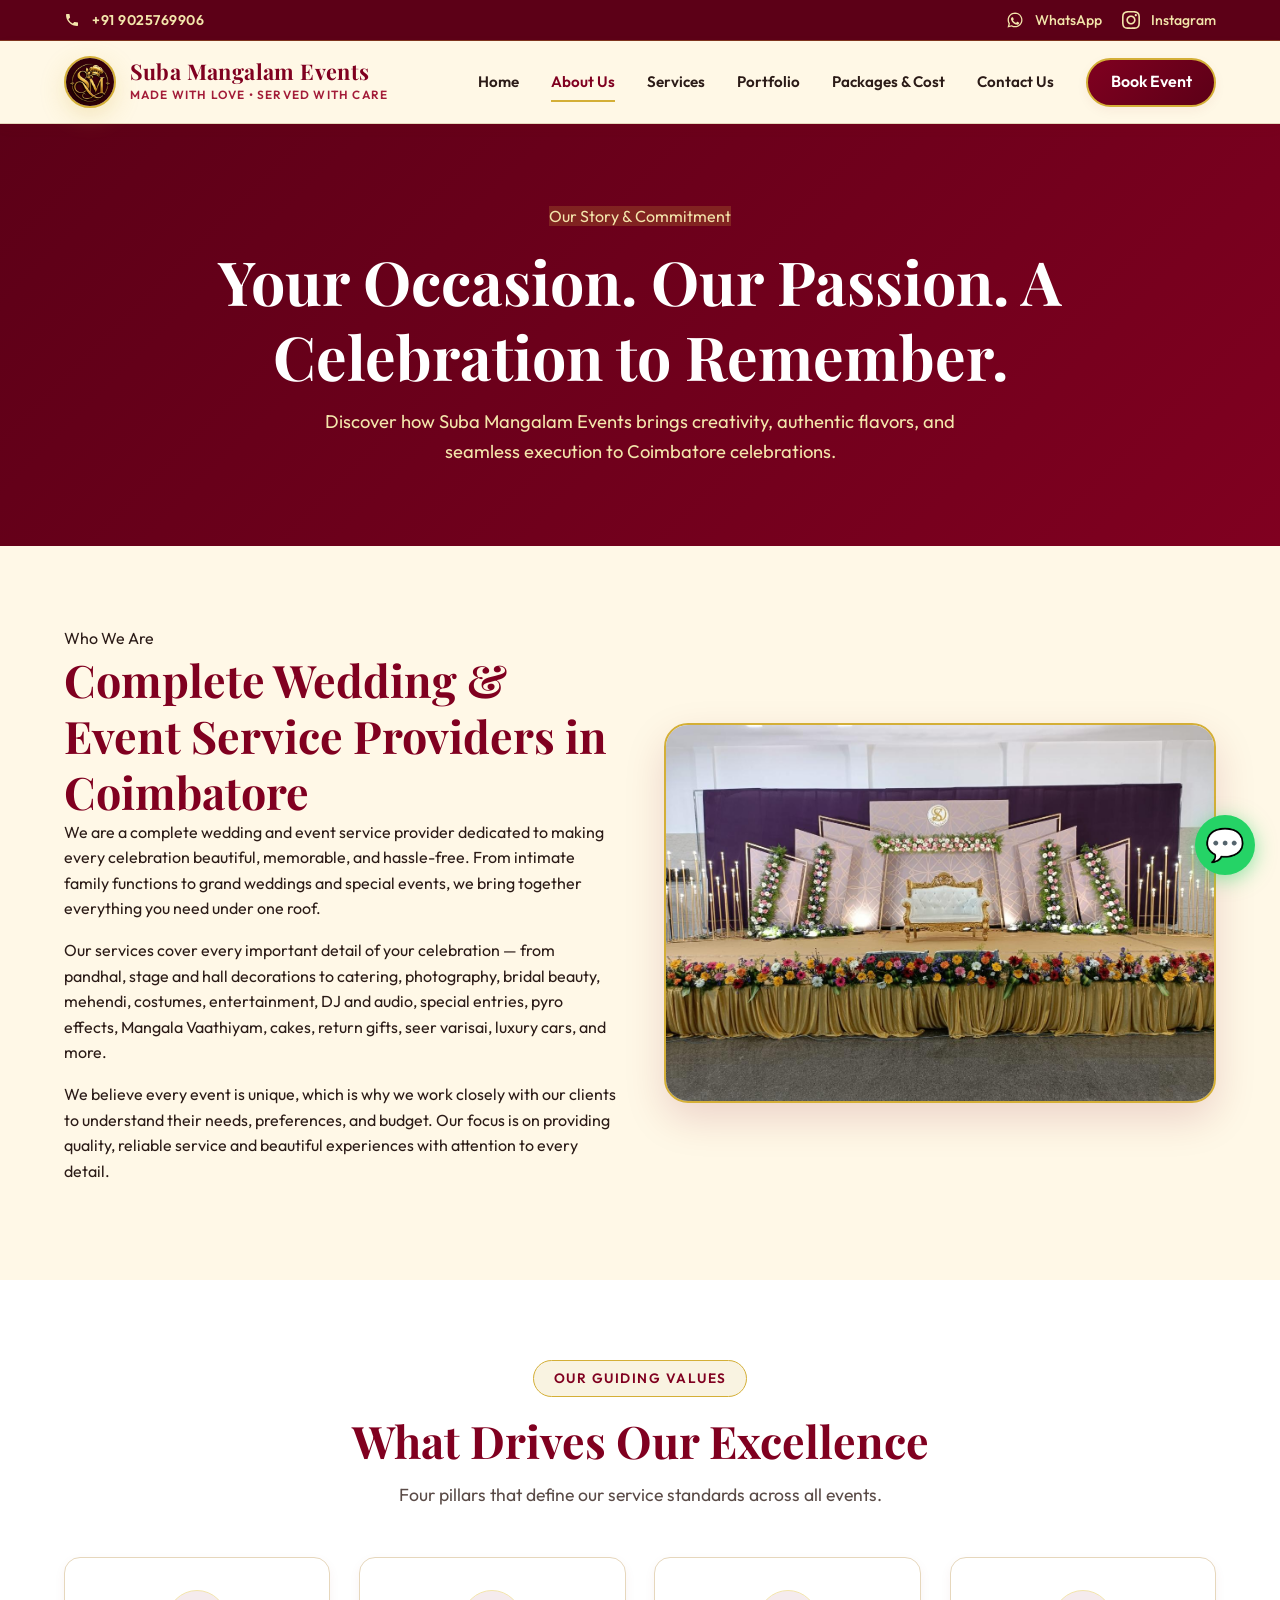
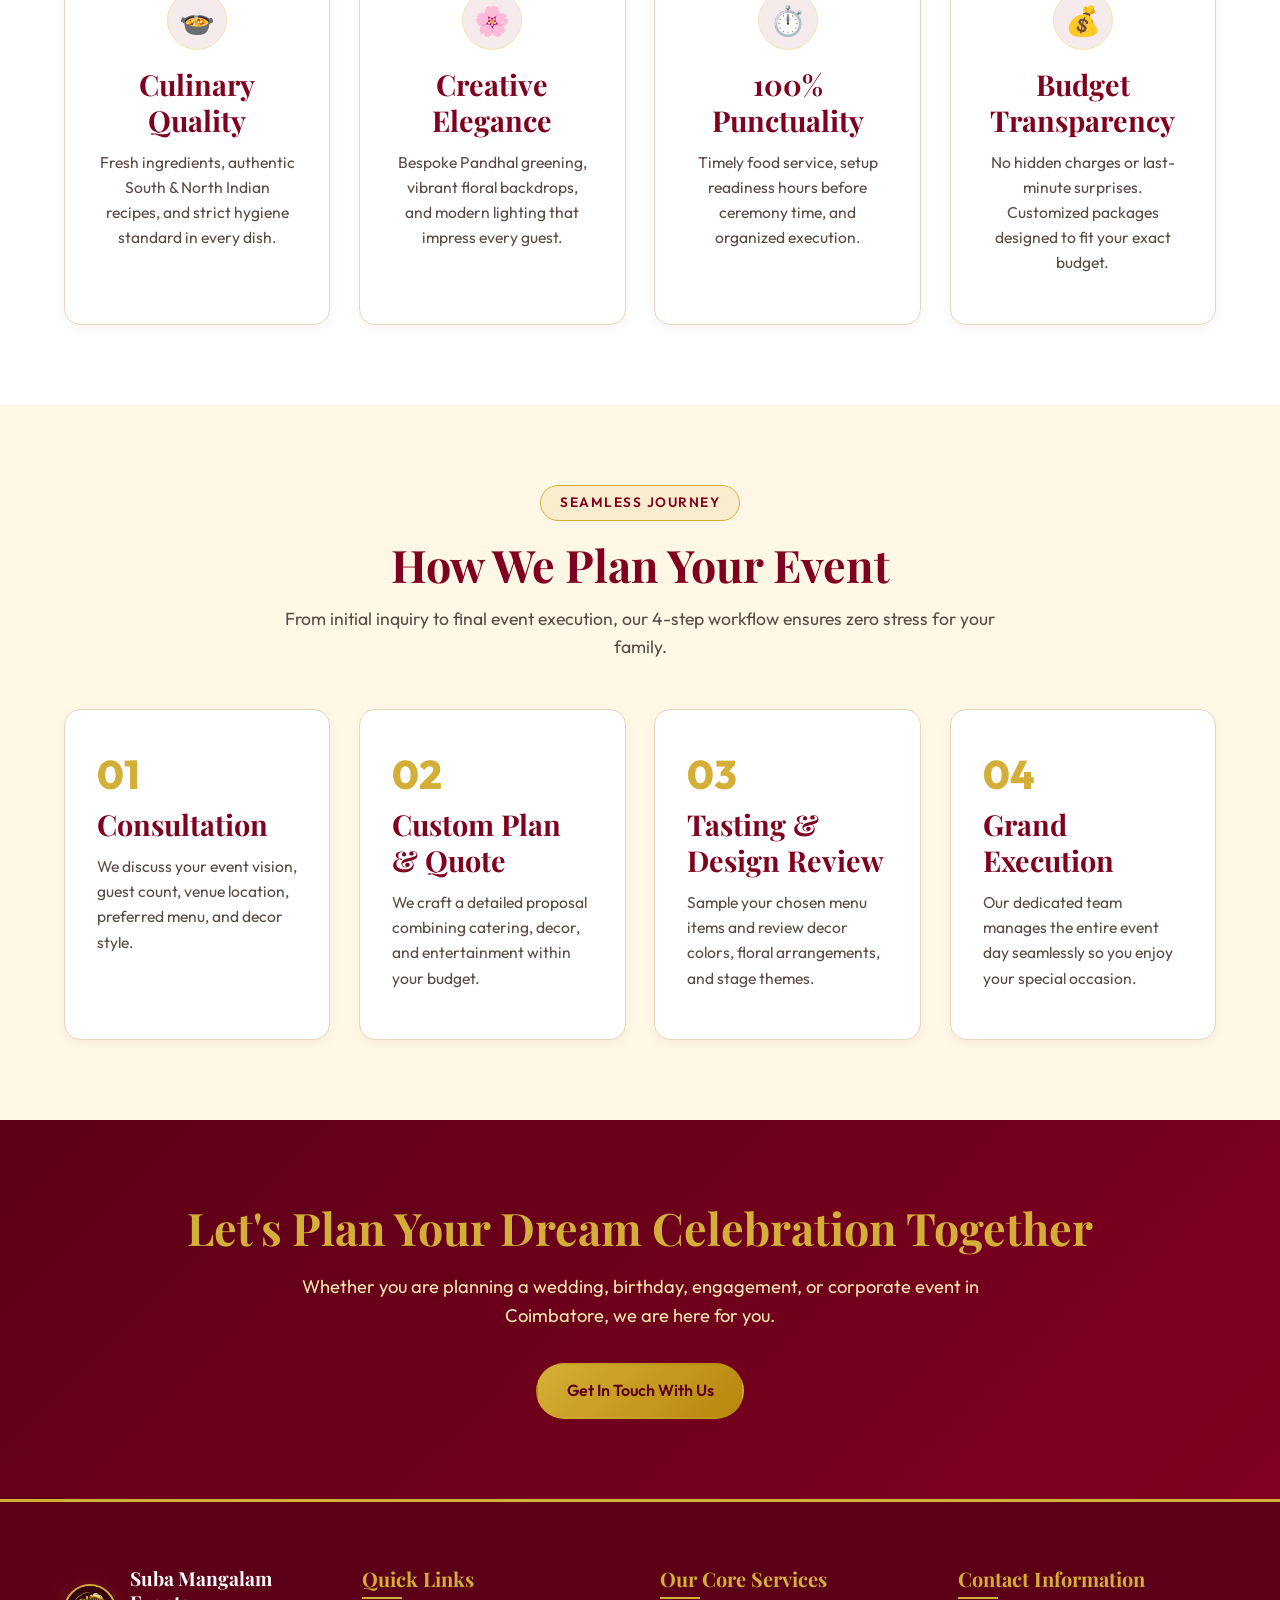
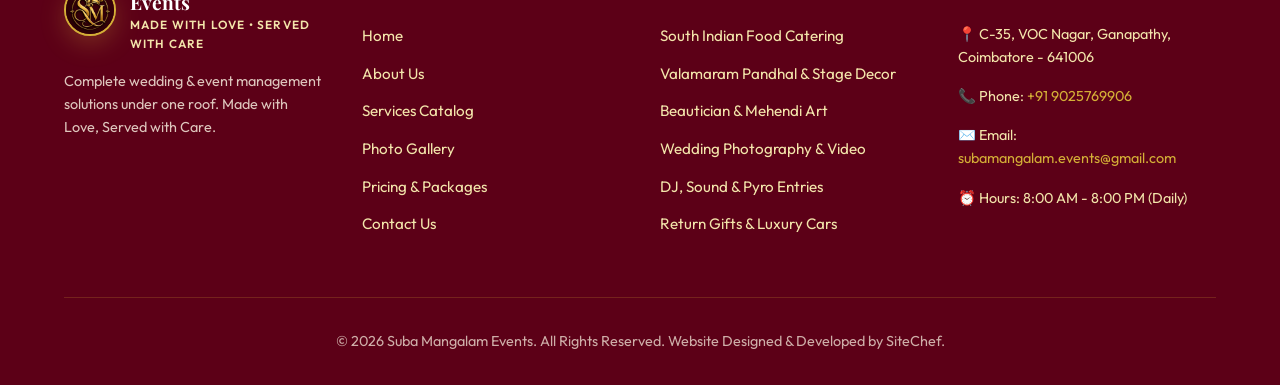
<file: about.html>
<!DOCTYPE html>
<html lang="en">
<head>
  <meta charset="UTF-8">
  <meta name="viewport" content="width=device-width, initial-scale=1.0">
  <title>About Us | Suba Mangalam Events Coimbatore</title>
  <meta name="description" content="Discover Suba Mangalam Events – Coimbatore's premier one-stop wedding & event management company dedicated to making every celebration stress-free and memorable.">
  <link rel="stylesheet" href="css/styles.css">
  <link rel="icon" type="image/png" sizes="32x32" href="images/logo-sm.png?v=2">
  <link rel="icon" type="image/png" sizes="16x16" href="images/logo-sm.png?v=2">
  <link rel="shortcut icon" href="favicon.ico?v=2">
  <link rel="apple-touch-icon" href="images/logo-sm.png?v=2">
</head>
<body>

  <!-- Top Notification Bar -->
  <div class="top-bar">
    <div class="container">
      <div class="top-bar-info">
        <a href="tel:+919025769906" class="top-phone" aria-label="Call Us">
          <svg width="16" height="16" viewBox="0 0 24 24" fill="currentColor" style="vertical-align:middle; margin-right:4px;"><path d="M6.62 10.79a15.053 15.053 0 006.59 6.59l2.2-2.2a1 1 0 011.02-.24c1.12.37 2.33.57 3.57.57a1 1 0 011 1V20a1 1 0 01-1 1A17 17 0 013 4a1 1 0 011-1h3.5a1 1 0 011 1c0 1.25.2 2.45.57 3.57a1 1 0 01-.24 1.02l-2.21 2.2z"/></svg>
          +91 9025769906
        </a>
      </div>
      <div class="top-bar-social">
        <a href="https://wa.me/919025769906" target="_blank" rel="noopener" aria-label="WhatsApp">
          <svg width="18" height="18" viewBox="0 0 24 24" fill="currentColor" style="vertical-align:middle; margin-right:4px;"><path d="M12.04 2c-5.46 0-9.91 4.45-9.91 9.91 0 1.75.46 3.45 1.32 4.95L2.05 22l5.25-1.38c1.45.79 3.08 1.21 4.74 1.21 5.46 0 9.91-4.45 9.91-9.91 0-2.65-1.03-5.14-2.9-7.01A9.816 9.816 0 0012.04 2m.01 1.67c4.54 0 8.24 3.7 8.24 8.24 0 2.2-.86 4.28-2.42 5.83a8.188 8.188 0 01-5.82 2.41c-1.46 0-2.89-.39-4.14-1.13l-.3-.18-3.12.82.83-3.04-.2-.31a8.214 8.214 0 01-1.25-4.4c0-4.54 3.7-8.24 8.24-8.24m4.8 11.66c-.26-.13-1.56-.77-1.8-.86-.24-.09-.42-.13-.6.13-.18.27-.69.86-.85 1.04-.16.18-.31.2-.57.07-.27-.13-1.12-.41-2.14-1.32-.79-.7-1.33-1.57-1.48-1.84-.16-.27-.02-.41.11-.54.12-.12.27-.31.4-.46.13-.16.18-.27.27-.44.09-.18.04-.33-.02-.46-.07-.13-.6-1.45-.82-1.99-.22-.52-.44-.45-.6-.46-.16-.01-.33-.01-.51-.01-.18 0-.47.07-.72.33-.24.27-.94.92-.94 2.24s.96 2.6 1.1 2.78c.13.18 1.89 2.89 4.58 4.05.64.28 1.14.44 1.53.57.64.2 1.23.17 1.7.1.52-.08 1.56-.64 1.78-1.25.22-.61.22-1.14.16-1.25-.07-.11-.25-.18-.51-.31z"/></svg>
          WhatsApp
        </a>
        <a href="https://www.instagram.com/suba.mangalam_events?utm_source=qr" target="_blank" rel="noopener" aria-label="Instagram">
          <svg width="18" height="18" viewBox="0 0 24 24" fill="currentColor" style="vertical-align:middle; margin-right:4px;"><path d="M12 2.163c3.204 0 3.584.012 4.85.07 3.252.148 4.771 1.691 4.919 4.919.058 1.265.069 1.645.069 4.849 0 3.205-.012 3.584-.069 4.849-.149 3.225-1.664 4.771-4.919 4.919-1.266.058-1.644.07-4.85.07-3.204 0-3.584-.012-4.849-.07-3.26-.149-4.771-1.699-4.919-4.92-.058-1.265-.07-1.644-.07-4.849 0-3.204.013-3.583.07-4.849.149-3.227 1.664-4.771 4.919-4.919 1.266-.057 1.645-.069 4.849-.069zm0-2.163c-3.259 0-3.667.014-4.947.072-4.358.2-6.78 2.618-6.98 6.98-.059 1.281-.073 1.689-.073 4.948 0 3.259.014 3.668.072 4.948.2 4.358 2.618 6.78 6.98 6.98 1.281.058 1.689.072 4.948.072 3.259 0 3.668-.014 4.948-.072 4.354-.2 6.782-2.618 6.979-6.98.059-1.28.073-1.689.073-4.948 0-3.259-.014-3.667-.072-4.947-.196-4.354-2.617-6.78-6.979-6.98-1.281-.059-1.69-.073-4.949-.073zm0 5.838c-3.403 0-6.162 2.759-6.162 6.162s2.759 6.163 6.162 6.163 6.162-2.759 6.162-6.163c0-3.403-2.759-6.162-6.162-6.162zm0 10.162c-2.209 0-4-1.79-4-4 0-2.209 1.791-4 4-4s4 1.791 4 4c0 2.21-1.791 4-4 4zm6.406-11.845c-.796 0-1.441.645-1.441 1.44s.645 1.44 1.441 1.44c.795 0 1.439-.645 1.439-1.44s-.644-1.44-1.439-1.44z"/></svg>
          Instagram
        </a>
      </div>
    </div>
  </div>

  <!-- Header -->
  <header class="site-header">
    <div class="container">
      <a href="index.html" class="brand-logo">
        <img src="images/logo-sm.png" alt="Suba Mangalam Events Logo" class="site-logo">
        <div class="brand-text">
          <h1>Suba Mangalam Events</h1>
          <span class="logo-sub">Made with Love • Served with Care</span>
        </div>
      </a>
      <button class="mobile-toggle" aria-label="Toggle navigation" aria-expanded="false">☰</button>
      <nav class="nav-menu">
        <a href="index.html" class="nav-link">Home</a>
        <a href="about.html" class="nav-link active">About Us</a>
        <a href="services.html" class="nav-link">Services</a>
        <a href="gallery.html" class="nav-link">Portfolio</a>
        <a href="pricing.html" class="nav-link">Packages & Cost</a>
        <a href="contact.html" class="nav-link">Contact Us</a>
        <a href="contact.html" class="btn btn-primary" style="padding:0.6rem 1.4rem;">Book Event</a>
      </nav>
    </div>
  </header>

  <!-- Page Header Banner -->
  <section class="section-padding" style="background: linear-gradient(135deg, var(--color-primary-dark) 0%, var(--color-primary) 100%); color:#FFFFFF; text-align:center;">
    <div class="container">
      <span class="badge" style="background:rgba(212,175,55,0.2); color:var(--color-secondary-light);">Our Story & Commitment</span>
      <h1 style="color:#FFFFFF; margin:0.8rem 0;">Your Occasion. Our Passion. A Celebration to Remember.</h1>
      <p style="max-width:700px; margin:0 auto; color:var(--color-secondary-light); font-size:1.15rem;">Discover how Suba Mangalam Events brings creativity, authentic flavors, and seamless execution to Coimbatore celebrations.</p>
    </div>
  </section>

  <!-- Brand Story -->
  <section class="section-padding">
    <div class="container">
      <div style="display:grid; grid-template-columns: repeat(auto-fit, minmax(320px, 1fr)); gap:3rem; align-items:center;">
        <div>
          <span class="badge">Who We Are</span>
          <h2>Complete Wedding & Event Service Providers in Coimbatore</h2>
          <p>We are a complete wedding and event service provider dedicated to making every celebration beautiful, memorable, and hassle-free. From intimate family functions to grand weddings and special events, we bring together everything you need under one roof.</p>
          <p>Our services cover every important detail of your celebration — from pandhal, stage and hall decorations to catering, photography, bridal beauty, mehendi, costumes, entertainment, DJ and audio, special entries, pyro effects, Mangala Vaathiyam, cakes, return gifts, seer varisai, luxury cars, and more.</p>
          <p>We believe every event is unique, which is why we work closely with our clients to understand their needs, preferences, and budget. Our focus is on providing quality, reliable service and beautiful experiences with attention to every detail.</p>
        </div>
        <div>
          <img src="images/stage-decor-grand.jpg" alt="Suba Mangalam Event Decor Setup" style="border-radius:var(--radius-lg); border:2px solid var(--color-secondary); box-shadow:var(--shadow-lg); width:100%; height:380px; object-fit:cover;">
        </div>
      </div>
    </div>
  </section>

  <!-- Core Values / Pillars -->
  <section class="section-padding" style="background-color: var(--color-bg-light);">
    <div class="container">
      <div class="section-title">
        <span class="badge">Our Guiding Values</span>
        <h2>What Drives Our Excellence</h2>
        <p>Four pillars that define our service standards across all events.</p>
      </div>

      <div class="grid-4">
        <div class="card text-center">
          <div class="card-icon" style="margin: 0 auto 1rem auto;">🍲</div>
          <h3>Culinary Quality</h3>
          <p>Fresh ingredients, authentic South & North Indian recipes, and strict hygiene standard in every dish.</p>
        </div>
        <div class="card text-center">
          <div class="card-icon" style="margin: 0 auto 1rem auto;">🌸</div>
          <h3>Creative Elegance</h3>
          <p>Bespoke Pandhal greening, vibrant floral backdrops, and modern lighting that impress every guest.</p>
        </div>
        <div class="card text-center">
          <div class="card-icon" style="margin: 0 auto 1rem auto;">⏱️</div>
          <h3>100% Punctuality</h3>
          <p>Timely food service, setup readiness hours before ceremony time, and organized execution.</p>
        </div>
        <div class="card text-center">
          <div class="card-icon" style="margin: 0 auto 1rem auto;">💰</div>
          <h3>Budget Transparency</h3>
          <p>No hidden charges or last-minute surprises. Customized packages designed to fit your exact budget.</p>
        </div>
      </div>
    </div>
  </section>

  <!-- Our 4-Step Process -->
  <section class="section-padding">
    <div class="container">
      <div class="section-title">
        <span class="badge">Seamless Journey</span>
        <h2>How We Plan Your Event</h2>
        <p>From initial inquiry to final event execution, our 4-step workflow ensures zero stress for your family.</p>
      </div>

      <div class="grid-4">
        <div class="card">
          <span style="font-size:2.5rem; font-weight:800; color:var(--color-secondary);">01</span>
          <h3>Consultation</h3>
          <p>We discuss your event vision, guest count, venue location, preferred menu, and decor style.</p>
        </div>
        <div class="card">
          <span style="font-size:2.5rem; font-weight:800; color:var(--color-secondary);">02</span>
          <h3>Custom Plan & Quote</h3>
          <p>We craft a detailed proposal combining catering, decor, and entertainment within your budget.</p>
        </div>
        <div class="card">
          <span style="font-size:2.5rem; font-weight:800; color:var(--color-secondary);">03</span>
          <h3>Tasting & Design Review</h3>
          <p>Sample your chosen menu items and review decor colors, floral arrangements, and stage themes.</p>
        </div>
        <div class="card">
          <span style="font-size:2.5rem; font-weight:800; color:var(--color-secondary);">04</span>
          <h3>Grand Execution</h3>
          <p>Our dedicated team manages the entire event day seamlessly so you enjoy your special occasion.</p>
        </div>
      </div>
    </div>
  </section>

  <!-- CTA Banner -->
  <section class="section-padding" style="background: linear-gradient(135deg, var(--color-primary-dark) 0%, var(--color-primary) 100%); color:#FFFFFF;">
    <div class="container text-center">
      <h2 style="color:var(--color-secondary); margin-bottom:1rem;">Let's Plan Your Dream Celebration Together</h2>
      <p style="max-width:700px; margin:0 auto 2rem auto; color:var(--color-secondary-light); font-size:1.15rem;">Whether you are planning a wedding, birthday, engagement, or corporate event in Coimbatore, we are here for you.</p>
      <a href="contact.html" class="btn btn-secondary">Get In Touch With Us</a>
    </div>
  </section>

  <!-- Footer -->
  <footer class="site-footer">
    <div class="container">
      <div class="footer-grid">
        <div class="footer-col">
          <div class="brand-logo" style="margin-bottom:1rem;">
            <img src="images/logo-sm.png" alt="Suba Mangalam Events Logo" class="site-logo">
            <div class="brand-text">
              <h3 style="color:#FFF; font-size:1.2rem;">Suba Mangalam Events</h3>
              <span class="logo-sub" style="color:var(--color-secondary-light);">Made with Love • Served with Care</span>
            </div>
          </div>
          <p style="font-size:0.9rem; color:rgba(255,248,231,0.8);">Complete wedding & event management solutions under one roof. Made with Love, Served with Care.</p>
        </div>

        <div class="footer-col">
          <h4>Quick Links</h4>
          <ul class="footer-links">
            <li><a href="index.html">Home</a></li>
            <li><a href="about.html">About Us</a></li>
            <li><a href="services.html">Services Catalog</a></li>
            <li><a href="gallery.html">Photo Gallery</a></li>
            <li><a href="pricing.html">Pricing & Packages</a></li>
            <li><a href="contact.html">Contact Us</a></li>
          </ul>
        </div>

        <div class="footer-col">
          <h4>Our Core Services</h4>
          <ul class="footer-links">
            <li><a href="services.html#catering">South Indian Food Catering</a></li>
            <li><a href="services.html#decor">Valamaram Pandhal & Stage Decor</a></li>
            <li><a href="services.html#bridal">Beautician & Mehendi Art</a></li>
            <li><a href="services.html#photography">Wedding Photography & Video</a></li>
            <li><a href="services.html#entertainment">DJ, Sound & Pyro Entries</a></li>
            <li><a href="services.html#luxury">Return Gifts & Luxury Cars</a></li>
          </ul>
        </div>

        <div class="footer-col">
          <h4>Contact Information</h4>
          <p style="font-size:0.9rem;">📍 C-35, VOC Nagar, Ganapathy, Coimbatore - 641006</p>
          <p style="font-size:0.9rem;">📞 Phone: <a href="tel:9025769906" style="color:var(--color-secondary);">+91 9025769906</a></p>
          <p style="font-size:0.9rem;">✉️ Email: <a href="mailto:subamangalam.events@gmail.com" style="color:var(--color-secondary);">subamangalam.events@gmail.com</a></p>
          <p style="font-size:0.9rem;">⏰ Hours: 8:00 AM - 8:00 PM (Daily)</p>
        </div>
      </div>

      <div class="footer-bottom">
        &copy; 2026 Suba Mangalam Events. All Rights Reserved. Website Designed & Developed by SiteChef.
      </div>
    </div>
  </footer>

  <a href="https://wa.me/919025769906?text=Hello%20Suba%20Mangalam%20Events%2C%20I%20am%20interested%20in%20learning%20more%20about%20your%20company." target="_blank" rel="noopener" class="whatsapp-float" aria-label="Chat on WhatsApp">💬</a>

  <script src="js/main.js"></script>
</body>
</html>
</file>
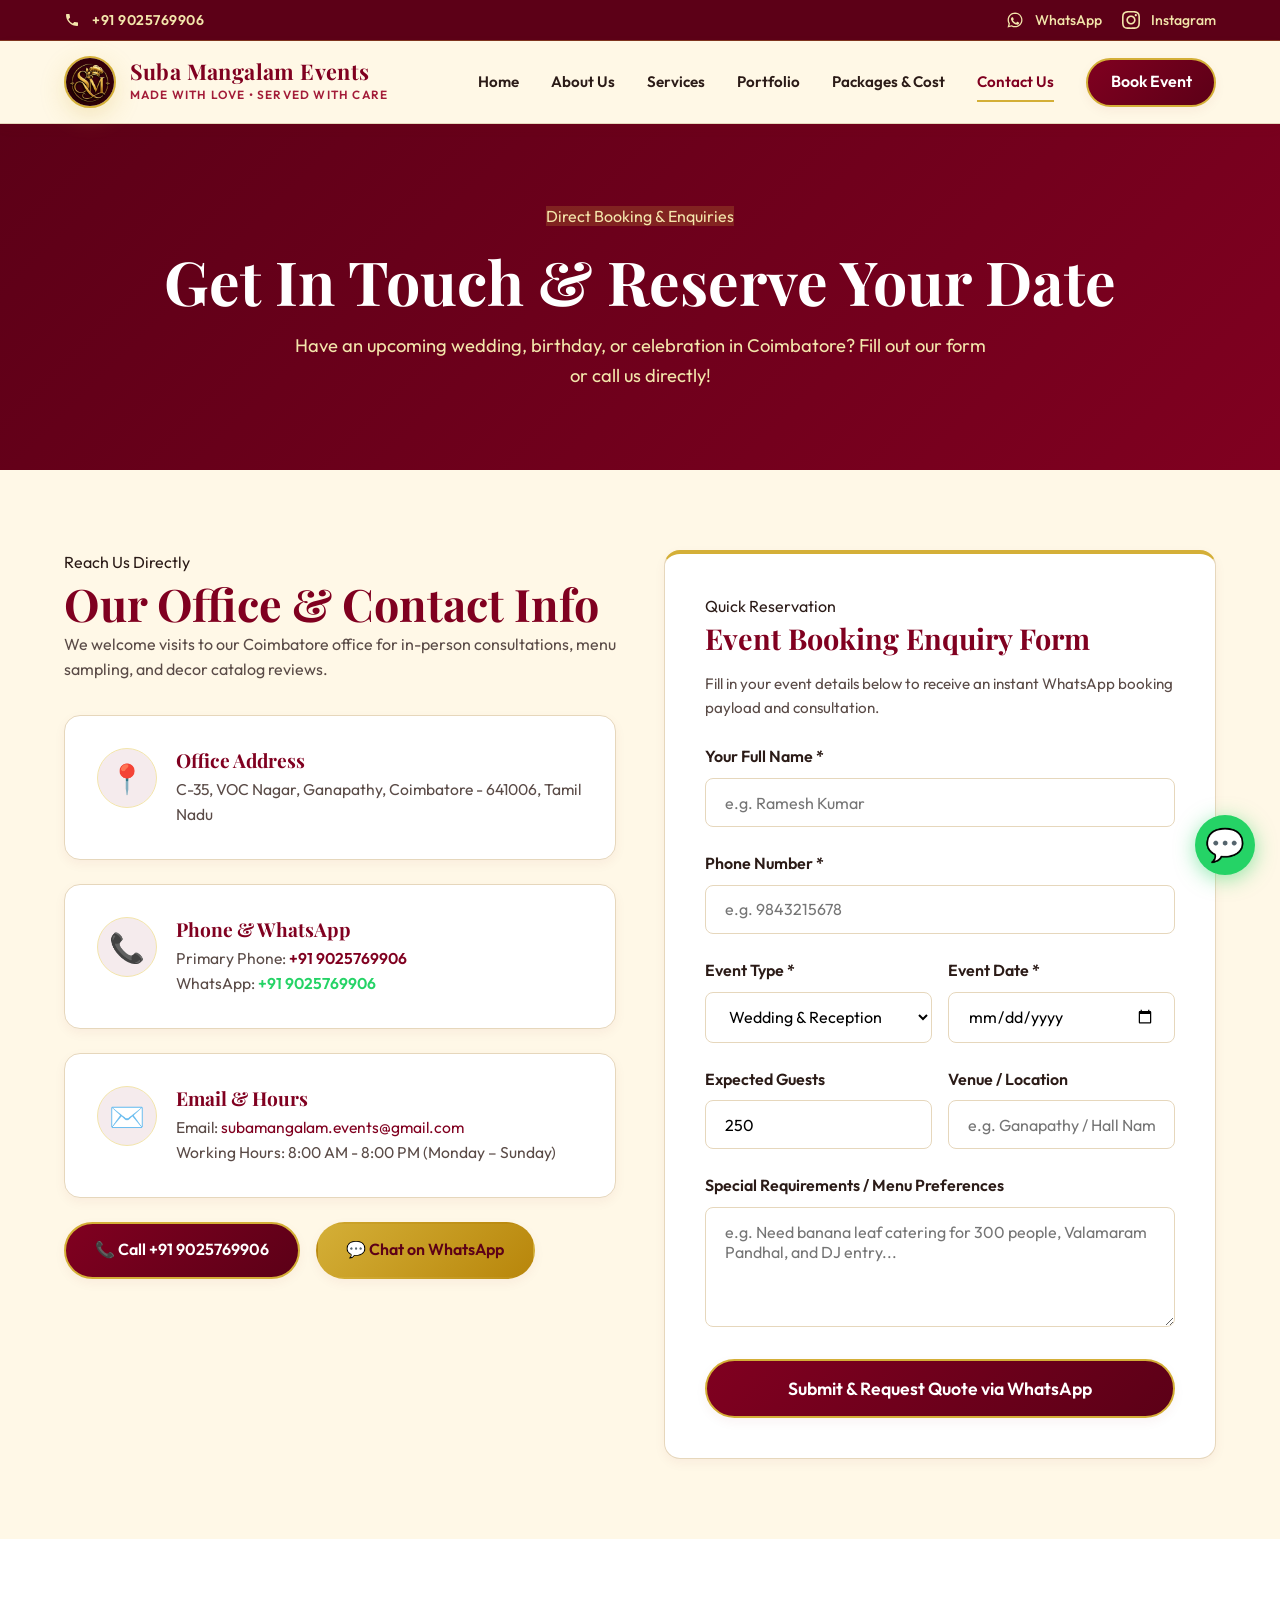
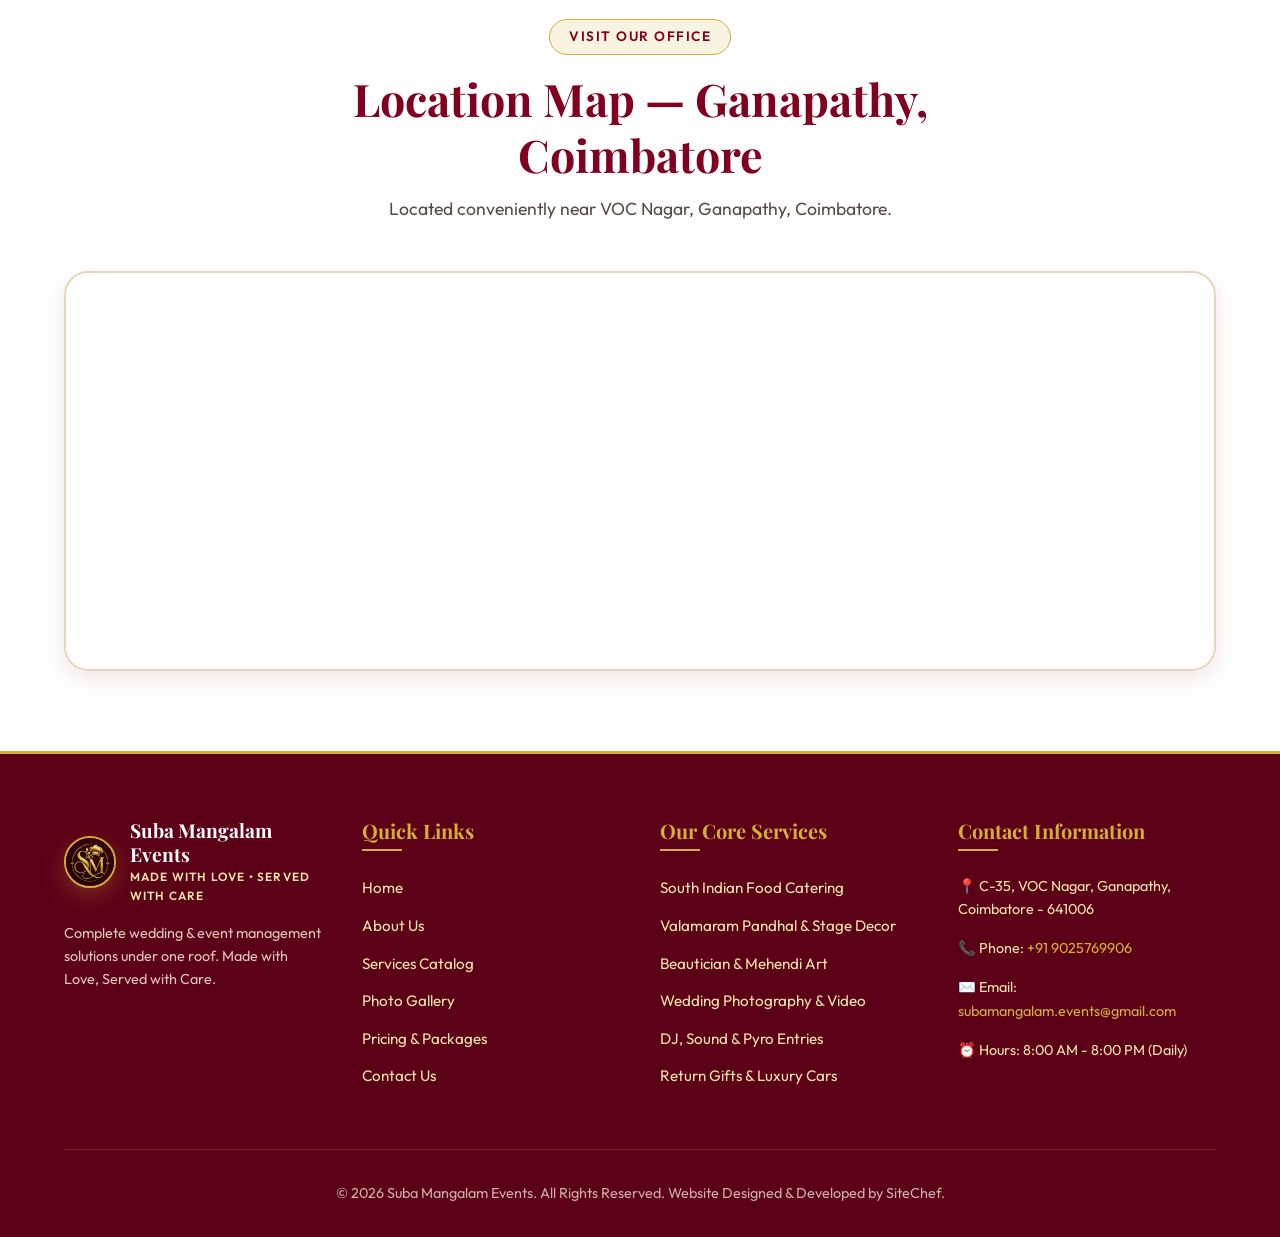
<file: contact.html>
<!DOCTYPE html>
<html lang="en">
<head>
  <meta charset="UTF-8">
  <meta name="viewport" content="width=device-width, initial-scale=1.0">
  <title>Contact Us & Book Event | Suba Mangalam Events Coimbatore</title>
  <meta name="description" content="Get in touch with Suba Mangalam Events Coimbatore. Call +91 9025769906 or send an instant WhatsApp booking enquiry for catering and event management.">
  <link rel="stylesheet" href="css/styles.css">
  <link rel="icon" type="image/png" sizes="32x32" href="images/logo-sm.png?v=2">
  <link rel="icon" type="image/png" sizes="16x16" href="images/logo-sm.png?v=2">
  <link rel="shortcut icon" href="favicon.ico?v=2">
  <link rel="apple-touch-icon" href="images/logo-sm.png?v=2">
</head>
<body>

  <!-- Top Notification Bar -->
  <div class="top-bar">
    <div class="container">
      <div class="top-bar-info">
        <a href="tel:+919025769906" class="top-phone" aria-label="Call Us">
          <svg width="16" height="16" viewBox="0 0 24 24" fill="currentColor" style="vertical-align:middle; margin-right:4px;"><path d="M6.62 10.79a15.053 15.053 0 006.59 6.59l2.2-2.2a1 1 0 011.02-.24c1.12.37 2.33.57 3.57.57a1 1 0 011 1V20a1 1 0 01-1 1A17 17 0 013 4a1 1 0 011-1h3.5a1 1 0 011 1c0 1.25.2 2.45.57 3.57a1 1 0 01-.24 1.02l-2.21 2.2z"/></svg>
          +91 9025769906
        </a>
      </div>
      <div class="top-bar-social">
        <a href="https://wa.me/919025769906" target="_blank" rel="noopener" aria-label="WhatsApp">
          <svg width="18" height="18" viewBox="0 0 24 24" fill="currentColor" style="vertical-align:middle; margin-right:4px;"><path d="M12.04 2c-5.46 0-9.91 4.45-9.91 9.91 0 1.75.46 3.45 1.32 4.95L2.05 22l5.25-1.38c1.45.79 3.08 1.21 4.74 1.21 5.46 0 9.91-4.45 9.91-9.91 0-2.65-1.03-5.14-2.9-7.01A9.816 9.816 0 0012.04 2m.01 1.67c4.54 0 8.24 3.7 8.24 8.24 0 2.2-.86 4.28-2.42 5.83a8.188 8.188 0 01-5.82 2.41c-1.46 0-2.89-.39-4.14-1.13l-.3-.18-3.12.82.83-3.04-.2-.31a8.214 8.214 0 01-1.25-4.4c0-4.54 3.7-8.24 8.24-8.24m4.8 11.66c-.26-.13-1.56-.77-1.8-.86-.24-.09-.42-.13-.6.13-.18.27-.69.86-.85 1.04-.16.18-.31.2-.57.07-.27-.13-1.12-.41-2.14-1.32-.79-.7-1.33-1.57-1.48-1.84-.16-.27-.02-.41.11-.54.12-.12.27-.31.4-.46.13-.16.18-.27.27-.44.09-.18.04-.33-.02-.46-.07-.13-.6-1.45-.82-1.99-.22-.52-.44-.45-.6-.46-.16-.01-.33-.01-.51-.01-.18 0-.47.07-.72.33-.24.27-.94.92-.94 2.24s.96 2.6 1.1 2.78c.13.18 1.89 2.89 4.58 4.05.64.28 1.14.44 1.53.57.64.2 1.23.17 1.7.1.52-.08 1.56-.64 1.78-1.25.22-.61.22-1.14.16-1.25-.07-.11-.25-.18-.51-.31z"/></svg>
          WhatsApp
        </a>
        <a href="https://www.instagram.com/suba.mangalam_events?utm_source=qr" target="_blank" rel="noopener" aria-label="Instagram">
          <svg width="18" height="18" viewBox="0 0 24 24" fill="currentColor" style="vertical-align:middle; margin-right:4px;"><path d="M12 2.163c3.204 0 3.584.012 4.85.07 3.252.148 4.771 1.691 4.919 4.919.058 1.265.069 1.645.069 4.849 0 3.205-.012 3.584-.069 4.849-.149 3.225-1.664 4.771-4.919 4.919-1.266.058-1.644.07-4.85.07-3.204 0-3.584-.012-4.849-.07-3.26-.149-4.771-1.699-4.919-4.92-.058-1.265-.07-1.644-.07-4.849 0-3.204.013-3.583.07-4.849.149-3.227 1.664-4.771 4.919-4.919 1.266-.057 1.645-.069 4.849-.069zm0-2.163c-3.259 0-3.667.014-4.947.072-4.358.2-6.78 2.618-6.98 6.98-.059 1.281-.073 1.689-.073 4.948 0 3.259.014 3.668.072 4.948.2 4.358 2.618 6.78 6.98 6.98 1.281.058 1.689.072 4.948.072 3.259 0 3.668-.014 4.948-.072 4.354-.2 6.782-2.618 6.979-6.98.059-1.28.073-1.689.073-4.948 0-3.259-.014-3.667-.072-4.947-.196-4.354-2.617-6.78-6.979-6.98-1.281-.059-1.69-.073-4.949-.073zm0 5.838c-3.403 0-6.162 2.759-6.162 6.162s2.759 6.163 6.162 6.163 6.162-2.759 6.162-6.163c0-3.403-2.759-6.162-6.162-6.162zm0 10.162c-2.209 0-4-1.79-4-4 0-2.209 1.791-4 4-4s4 1.791 4 4c0 2.21-1.791 4-4 4zm6.406-11.845c-.796 0-1.441.645-1.441 1.44s.645 1.44 1.441 1.44c.795 0 1.439-.645 1.439-1.44s-.644-1.44-1.439-1.44z"/></svg>
          Instagram
        </a>
      </div>
    </div>
  </div>

  <!-- Header -->
  <header class="site-header">
    <div class="container">
      <a href="index.html" class="brand-logo">
        <img src="images/logo-sm.png" alt="Suba Mangalam Events Logo" class="site-logo">
        <div class="brand-text">
          <h1>Suba Mangalam Events</h1>
          <span class="logo-sub">Made with Love • Served with Care</span>
        </div>
      </a>
      <button class="mobile-toggle" aria-label="Toggle navigation" aria-expanded="false">☰</button>
      <nav class="nav-menu">
        <a href="index.html" class="nav-link">Home</a>
        <a href="about.html" class="nav-link">About Us</a>
        <a href="services.html" class="nav-link">Services</a>
        <a href="gallery.html" class="nav-link">Portfolio</a>
        <a href="pricing.html" class="nav-link">Packages & Cost</a>
        <a href="contact.html" class="nav-link active">Contact Us</a>
        <a href="contact.html" class="btn btn-primary" style="padding:0.6rem 1.4rem;">Book Event</a>
      </nav>
    </div>
  </header>

  <!-- Page Banner -->
  <section class="section-padding" style="background: linear-gradient(135deg, var(--color-primary-dark) 0%, var(--color-primary) 100%); color:#FFFFFF; text-align:center;">
    <div class="container">
      <span class="badge" style="background:rgba(212,175,55,0.2); color:var(--color-secondary-light);">Direct Booking & Enquiries</span>
      <h1 style="color:#FFFFFF; margin:0.8rem 0;">Get In Touch & Reserve Your Date</h1>
      <p style="max-width:700px; margin:0 auto; color:var(--color-secondary-light); font-size:1.15rem;">Have an upcoming wedding, birthday, or celebration in Coimbatore? Fill out our form or call us directly!</p>
    </div>
  </section>

  <!-- Contact & Booking Section -->
  <section class="section-padding">
    <div class="container">
      <div style="display:grid; grid-template-columns: repeat(auto-fit, minmax(340px, 1fr)); gap:3rem;">
        
        <!-- Left: Contact Details Cards -->
        <div>
          <span class="badge">Reach Us Directly</span>
          <h2>Our Office & Contact Info</h2>
          <p style="margin-bottom:2rem; color:var(--color-text-muted);">We welcome visits to our Coimbatore office for in-person consultations, menu sampling, and decor catalog reviews.</p>

          <div class="card" style="margin-bottom:1.5rem;">
            <div style="display:flex; gap:1.2rem; align-items:flex-start;">
              <div class="card-icon" style="margin:0; flex-shrink:0;">📍</div>
              <div>
                <h3 style="font-size:1.2rem; margin-bottom:0.3rem;">Office Address</h3>
                <p style="margin:0;">C-35, VOC Nagar, Ganapathy, Coimbatore - 641006, Tamil Nadu</p>
              </div>
            </div>
          </div>

          <div class="card" style="margin-bottom:1.5rem;">
            <div style="display:flex; gap:1.2rem; align-items:flex-start;">
              <div class="card-icon" style="margin:0; flex-shrink:0;">📞</div>
              <div>
                <h3 style="font-size:1.2rem; margin-bottom:0.3rem;">Phone & WhatsApp</h3>
                <p style="margin:0;">
                  Primary Phone: <a href="tel:9025769906" style="font-weight:600;">+91 9025769906</a><br>
                  WhatsApp: <a href="https://wa.me/919025769906" target="_blank" rel="noopener" style="font-weight:600; color:#25D366;">+91 9025769906</a>
                </p>
              </div>
            </div>
          </div>

          <div class="card" style="margin-bottom:1.5rem;">
            <div style="display:flex; gap:1.2rem; align-items:flex-start;">
              <div class="card-icon" style="margin:0; flex-shrink:0;">✉️</div>
              <div>
                <h3 style="font-size:1.2rem; margin-bottom:0.3rem;">Email & Hours</h3>
                <p style="margin:0;">
                  Email: <a href="mailto:subamangalam.events@gmail.com">subamangalam.events@gmail.com</a><br>
                  Working Hours: 8:00 AM - 8:00 PM (Monday – Sunday)
                </p>
              </div>
            </div>
          </div>

          <div style="display:flex; gap:1rem; flex-wrap:wrap; margin-top:1rem;">
            <a href="tel:9025769906" class="btn btn-primary">📞 Call +91 9025769906</a>
            <a href="https://wa.me/919025769906" target="_blank" rel="noopener" class="btn btn-secondary">💬 Chat on WhatsApp</a>
          </div>
        </div>

        <!-- Right: Event Booking Lead Form -->
        <div class="card" style="padding:2.5rem; border-top:4px solid var(--color-secondary);">
          <span class="badge" style="margin-bottom:0.5rem;">Quick Reservation</span>
          <h2 style="font-size:1.8rem; margin-bottom:1rem;">Event Booking Enquiry Form</h2>
          <p style="font-size:0.95rem; color:var(--color-text-muted); margin-bottom:1.5rem;">Fill in your event details below to receive an instant WhatsApp booking payload and consultation.</p>

          <form id="event-booking-form">
            <div class="form-group">
              <label for="booking-name">Your Full Name *</label>
              <input type="text" id="booking-name" class="form-control" placeholder="e.g. Ramesh Kumar" required>
            </div>

            <div class="form-group">
              <label for="booking-phone">Phone Number *</label>
              <input type="tel" id="booking-phone" class="form-control" placeholder="e.g. 9843215678" required>
            </div>

            <div style="display:grid; grid-template-columns: 1fr 1fr; gap:1rem;">
              <div class="form-group">
                <label for="booking-event-type">Event Type *</label>
                <select id="booking-event-type" class="form-control" required>
                  <option value="Wedding & Reception">Wedding & Reception</option>
                  <option value="Engagement Ceremony">Engagement Ceremony</option>
                  <option value="Birthday Party">Birthday Party</option>
                  <option value="Seemantham / Housewarming">Seemantham / Housewarming</option>
                  <option value="Corporate Function">Corporate Function</option>
                </select>
              </div>

              <div class="form-group">
                <label for="booking-date">Event Date *</label>
                <input type="date" id="booking-date" class="form-control" required>
              </div>
            </div>

            <div style="display:grid; grid-template-columns: 1fr 1fr; gap:1rem;">
              <div class="form-group">
                <label for="booking-guests">Expected Guests</label>
                <input type="number" id="booking-guests" class="form-control" placeholder="e.g. 300" value="250">
              </div>

              <div class="form-group">
                <label for="booking-location">Venue / Location</label>
                <input type="text" id="booking-location" class="form-control" placeholder="e.g. Ganapathy / Hall Name">
              </div>
            </div>

            <div class="form-group">
              <label for="booking-notes">Special Requirements / Menu Preferences</label>
              <textarea id="booking-notes" class="form-control" placeholder="e.g. Need banana leaf catering for 300 people, Valamaram Pandhal, and DJ entry..."></textarea>
            </div>

            <button type="submit" class="btn btn-primary" style="width:100%; font-size:1.1rem; padding:1rem;">Submit & Request Quote via WhatsApp</button>
          </form>
        </div>

      </div>
    </div>
  </section>

  <!-- Google Maps Embed Section -->
  <section class="section-padding" style="background-color: var(--color-bg-light);">
    <div class="container">
      <div class="section-title">
        <span class="badge">Visit Our Office</span>
        <h2>Location Map — Ganapathy, Coimbatore</h2>
        <p>Located conveniently near VOC Nagar, Ganapathy, Coimbatore.</p>
      </div>

      <div style="border-radius:var(--radius-lg); overflow:hidden; border:2px solid var(--color-border); box-shadow:var(--shadow-md); height:400px;">
        <iframe title="Suba Mangalam Events Location Map" src="https://www.google.com/maps/embed?pb=!1m18!1m12!1m3!1d3916.147253509062!2d76.974523!3d11.027581!2m3!1f0!2f0!3f0!3m2!1i1024!2i768!4f13.1!3m3!1m2!1s0x3ba859ab73300001%3A0x123456789abcdef!2sVOC%20Nagar%2C%20Ganapathy%2C%20Coimbatore%2C%20Tamil%20Nadu%20641006!5e0!3m2!1sen!2sin!4v1700000000000" width="100%" height="100%" style="border:0;" allowfullscreen="" loading="lazy"></iframe>
      </div>
    </div>
  </section>

  <!-- Footer -->
  <footer class="site-footer">
    <div class="container">
      <div class="footer-grid">
        <div class="footer-col">
          <div class="brand-logo" style="margin-bottom:1rem;">
            <img src="images/logo-sm.png" alt="Suba Mangalam Events Logo" class="site-logo">
            <div class="brand-text">
              <h3 style="color:#FFF; font-size:1.2rem;">Suba Mangalam Events</h3>
              <span class="logo-sub" style="color:var(--color-secondary-light);">Made with Love • Served with Care</span>
            </div>
          </div>
          <p style="font-size:0.9rem; color:rgba(255,248,231,0.8);">Complete wedding & event management solutions under one roof. Made with Love, Served with Care.</p>
        </div>

        <div class="footer-col">
          <h4>Quick Links</h4>
          <ul class="footer-links">
            <li><a href="index.html">Home</a></li>
            <li><a href="about.html">About Us</a></li>
            <li><a href="services.html">Services Catalog</a></li>
            <li><a href="gallery.html">Photo Gallery</a></li>
            <li><a href="pricing.html">Pricing & Packages</a></li>
            <li><a href="contact.html">Contact Us</a></li>
          </ul>
        </div>

        <div class="footer-col">
          <h4>Our Core Services</h4>
          <ul class="footer-links">
            <li><a href="services.html#catering">South Indian Food Catering</a></li>
            <li><a href="services.html#decor">Valamaram Pandhal & Stage Decor</a></li>
            <li><a href="services.html#bridal">Beautician & Mehendi Art</a></li>
            <li><a href="services.html#photography">Wedding Photography & Video</a></li>
            <li><a href="services.html#entertainment">DJ, Sound & Pyro Entries</a></li>
            <li><a href="services.html#luxury">Return Gifts & Luxury Cars</a></li>
          </ul>
        </div>

        <div class="footer-col">
          <h4>Contact Information</h4>
          <p style="font-size:0.9rem;">📍 C-35, VOC Nagar, Ganapathy, Coimbatore - 641006</p>
          <p style="font-size:0.9rem;">📞 Phone: <a href="tel:9025769906" style="color:var(--color-secondary);">+91 9025769906</a></p>
          <p style="font-size:0.9rem;">✉️ Email: <a href="mailto:subamangalam.events@gmail.com" style="color:var(--color-secondary);">subamangalam.events@gmail.com</a></p>
          <p style="font-size:0.9rem;">⏰ Hours: 8:00 AM - 8:00 PM (Daily)</p>
        </div>
      </div>

      <div class="footer-bottom">
        &copy; 2026 Suba Mangalam Events. All Rights Reserved. Website Designed & Developed by SiteChef.
      </div>
    </div>
  </footer>

  <a href="https://wa.me/919025769906?text=Hello%20Suba%20Mangalam%20Events%2C%20I%20want%20to%20book%20an%20event." target="_blank" rel="noopener" class="whatsapp-float" aria-label="Chat on WhatsApp">💬</a>

  <script src="js/main.js"></script>
</body>
</html>
</file>
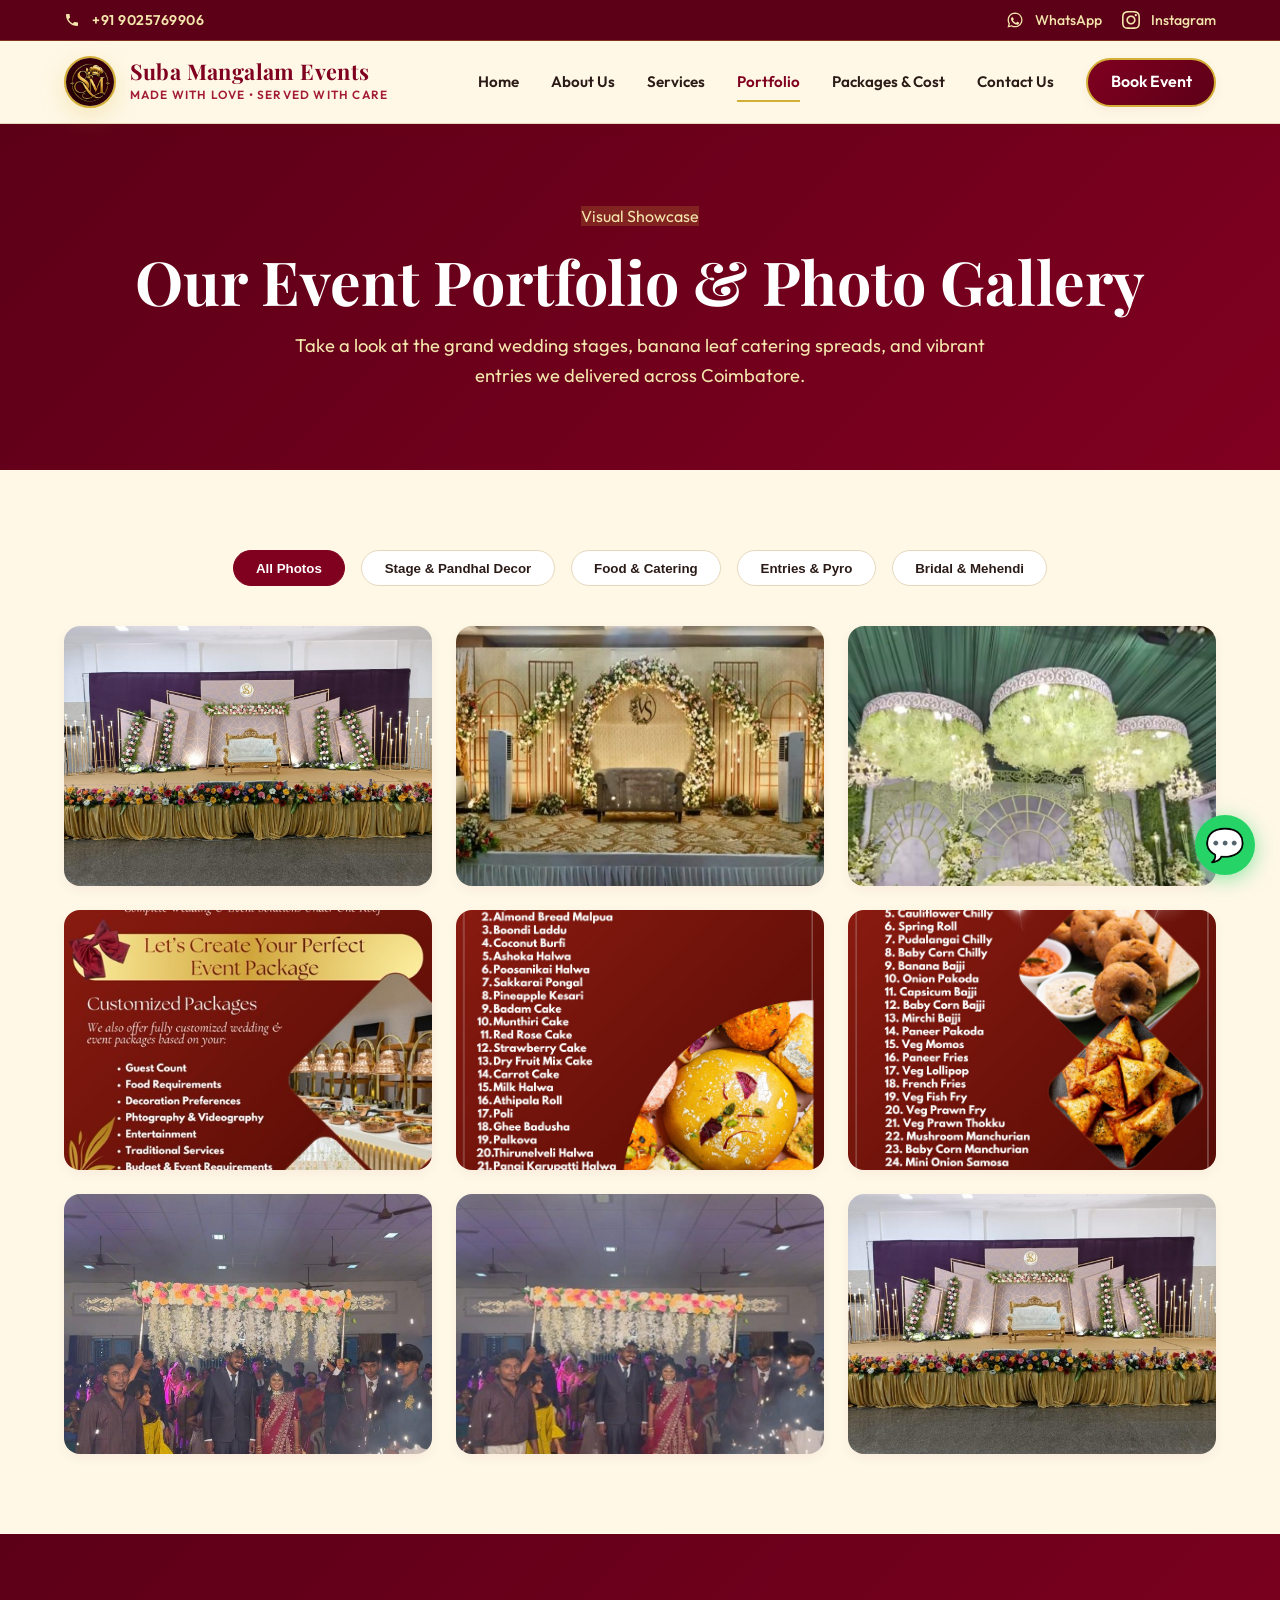
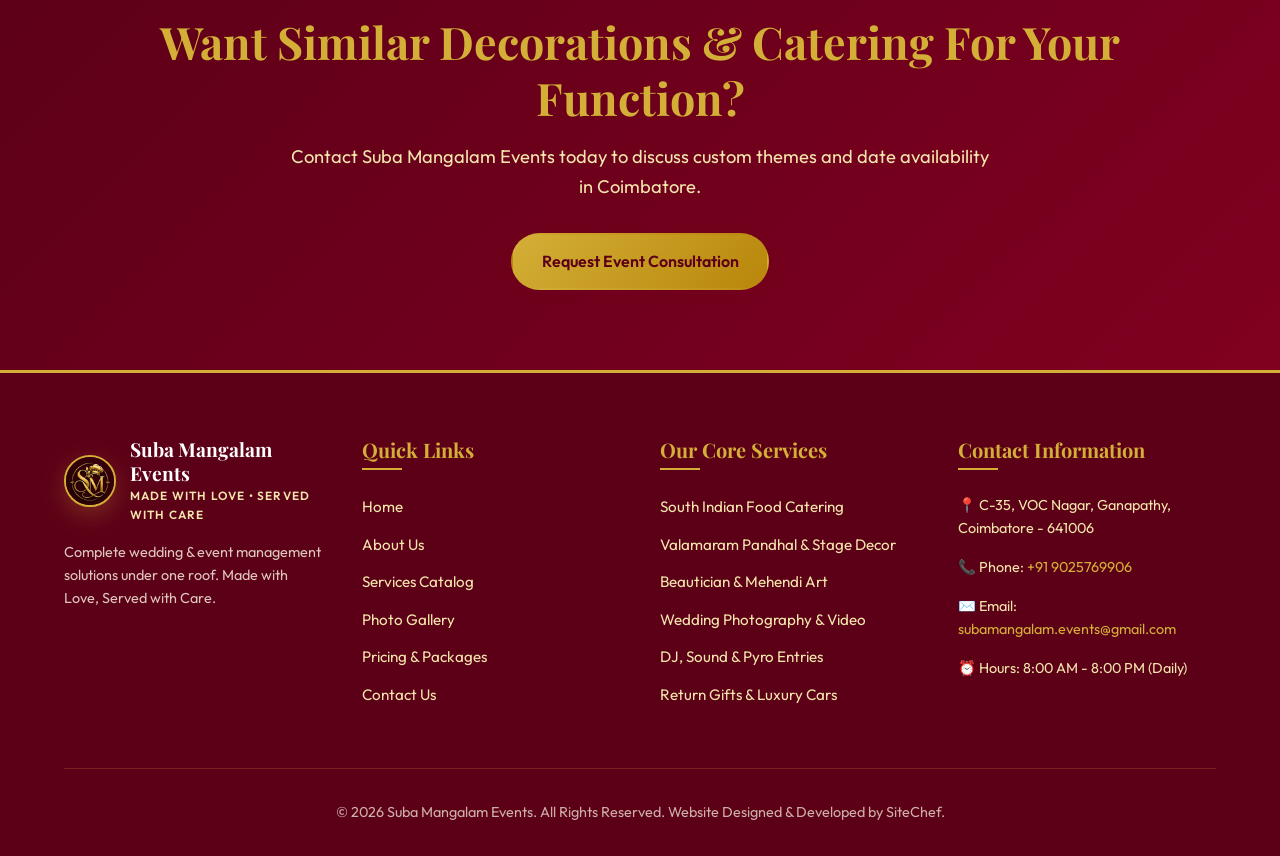
<file: gallery.html>
<!DOCTYPE html>
<html lang="en">
<head>
  <meta charset="UTF-8">
  <meta name="viewport" content="width=device-width, initial-scale=1.0">
  <title>Portfolio & Photo Gallery | Suba Mangalam Events</title>
  <meta name="description" content="View our portfolio of grand Coimbatore wedding decorations, traditional catering spreads, stage setups, bridal mehendi, and birthday event setups.">
  <link rel="stylesheet" href="css/styles.css">
  <link rel="icon" type="image/png" sizes="32x32" href="images/logo-sm.png?v=2">
  <link rel="icon" type="image/png" sizes="16x16" href="images/logo-sm.png?v=2">
  <link rel="shortcut icon" href="favicon.ico?v=2">
  <link rel="apple-touch-icon" href="images/logo-sm.png?v=2">
</head>
<body>

  <!-- Top Notification Bar -->
  <div class="top-bar">
    <div class="container">
      <div class="top-bar-info">
        <a href="tel:+919025769906" class="top-phone" aria-label="Call Us">
          <svg width="16" height="16" viewBox="0 0 24 24" fill="currentColor" style="vertical-align:middle; margin-right:4px;"><path d="M6.62 10.79a15.053 15.053 0 006.59 6.59l2.2-2.2a1 1 0 011.02-.24c1.12.37 2.33.57 3.57.57a1 1 0 011 1V20a1 1 0 01-1 1A17 17 0 013 4a1 1 0 011-1h3.5a1 1 0 011 1c0 1.25.2 2.45.57 3.57a1 1 0 01-.24 1.02l-2.21 2.2z"/></svg>
          +91 9025769906
        </a>
      </div>
      <div class="top-bar-social">
        <a href="https://wa.me/919025769906" target="_blank" rel="noopener" aria-label="WhatsApp">
          <svg width="18" height="18" viewBox="0 0 24 24" fill="currentColor" style="vertical-align:middle; margin-right:4px;"><path d="M12.04 2c-5.46 0-9.91 4.45-9.91 9.91 0 1.75.46 3.45 1.32 4.95L2.05 22l5.25-1.38c1.45.79 3.08 1.21 4.74 1.21 5.46 0 9.91-4.45 9.91-9.91 0-2.65-1.03-5.14-2.9-7.01A9.816 9.816 0 0012.04 2m.01 1.67c4.54 0 8.24 3.7 8.24 8.24 0 2.2-.86 4.28-2.42 5.83a8.188 8.188 0 01-5.82 2.41c-1.46 0-2.89-.39-4.14-1.13l-.3-.18-3.12.82.83-3.04-.2-.31a8.214 8.214 0 01-1.25-4.4c0-4.54 3.7-8.24 8.24-8.24m4.8 11.66c-.26-.13-1.56-.77-1.8-.86-.24-.09-.42-.13-.6.13-.18.27-.69.86-.85 1.04-.16.18-.31.2-.57.07-.27-.13-1.12-.41-2.14-1.32-.79-.7-1.33-1.57-1.48-1.84-.16-.27-.02-.41.11-.54.12-.12.27-.31.4-.46.13-.16.18-.27.27-.44.09-.18.04-.33-.02-.46-.07-.13-.6-1.45-.82-1.99-.22-.52-.44-.45-.6-.46-.16-.01-.33-.01-.51-.01-.18 0-.47.07-.72.33-.24.27-.94.92-.94 2.24s.96 2.6 1.1 2.78c.13.18 1.89 2.89 4.58 4.05.64.28 1.14.44 1.53.57.64.2 1.23.17 1.7.1.52-.08 1.56-.64 1.78-1.25.22-.61.22-1.14.16-1.25-.07-.11-.25-.18-.51-.31z"/></svg>
          WhatsApp
        </a>
        <a href="https://www.instagram.com/suba.mangalam_events?utm_source=qr" target="_blank" rel="noopener" aria-label="Instagram">
          <svg width="18" height="18" viewBox="0 0 24 24" fill="currentColor" style="vertical-align:middle; margin-right:4px;"><path d="M12 2.163c3.204 0 3.584.012 4.85.07 3.252.148 4.771 1.691 4.919 4.919.058 1.265.069 1.645.069 4.849 0 3.205-.012 3.584-.069 4.849-.149 3.225-1.664 4.771-4.919 4.919-1.266.058-1.644.07-4.85.07-3.204 0-3.584-.012-4.849-.07-3.26-.149-4.771-1.699-4.919-4.92-.058-1.265-.07-1.644-.07-4.849 0-3.204.013-3.583.07-4.849.149-3.227 1.664-4.771 4.919-4.919 1.266-.057 1.645-.069 4.849-.069zm0-2.163c-3.259 0-3.667.014-4.947.072-4.358.2-6.78 2.618-6.98 6.98-.059 1.281-.073 1.689-.073 4.948 0 3.259.014 3.668.072 4.948.2 4.358 2.618 6.78 6.98 6.98 1.281.058 1.689.072 4.948.072 3.259 0 3.668-.014 4.948-.072 4.354-.2 6.782-2.618 6.979-6.98.059-1.28.073-1.689.073-4.948 0-3.259-.014-3.667-.072-4.947-.196-4.354-2.617-6.78-6.979-6.98-1.281-.059-1.69-.073-4.949-.073zm0 5.838c-3.403 0-6.162 2.759-6.162 6.162s2.759 6.163 6.162 6.163 6.162-2.759 6.162-6.163c0-3.403-2.759-6.162-6.162-6.162zm0 10.162c-2.209 0-4-1.79-4-4 0-2.209 1.791-4 4-4s4 1.791 4 4c0 2.21-1.791 4-4 4zm6.406-11.845c-.796 0-1.441.645-1.441 1.44s.645 1.44 1.441 1.44c.795 0 1.439-.645 1.439-1.44s-.644-1.44-1.439-1.44z"/></svg>
          Instagram
        </a>
      </div>
    </div>
  </div>

  <!-- Header -->
  <header class="site-header">
    <div class="container">
      <a href="index.html" class="brand-logo">
        <img src="images/logo-sm.png" alt="Suba Mangalam Events Logo" class="site-logo">
        <div class="brand-text">
          <h1>Suba Mangalam Events</h1>
          <span class="logo-sub">Made with Love • Served with Care</span>
        </div>
      </a>
      <button class="mobile-toggle" aria-label="Toggle navigation" aria-expanded="false">☰</button>
      <nav class="nav-menu">
        <a href="index.html" class="nav-link">Home</a>
        <a href="about.html" class="nav-link">About Us</a>
        <a href="services.html" class="nav-link">Services</a>
        <a href="gallery.html" class="nav-link active">Portfolio</a>
        <a href="pricing.html" class="nav-link">Packages & Cost</a>
        <a href="contact.html" class="nav-link">Contact Us</a>
        <a href="contact.html" class="btn btn-primary" style="padding:0.6rem 1.4rem;">Book Event</a>
      </nav>
    </div>
  </header>

  <!-- Page Banner -->
  <section class="section-padding" style="background: linear-gradient(135deg, var(--color-primary-dark) 0%, var(--color-primary) 100%); color:#FFFFFF; text-align:center;">
    <div class="container">
      <span class="badge" style="background:rgba(212,175,55,0.2); color:var(--color-secondary-light);">Visual Showcase</span>
      <h1 style="color:#FFFFFF; margin:0.8rem 0;">Our Event Portfolio & Photo Gallery</h1>
      <p style="max-width:700px; margin:0 auto; color:var(--color-secondary-light); font-size:1.15rem;">Take a look at the grand wedding stages, banana leaf catering spreads, and vibrant entries we delivered across Coimbatore.</p>
    </div>
  </section>

  <!-- Gallery Section -->
  <section class="section-padding">
    <div class="container">
      <!-- Filter Tabs -->
      <div class="filter-tabs">
        <button class="filter-btn active" data-filter="all">All Photos</button>
        <button class="filter-btn" data-filter="decor">Stage & Pandhal Decor</button>
        <button class="filter-btn" data-filter="catering">Food & Catering</button>
        <button class="filter-btn" data-filter="entries">Entries & Pyro</button>
        <button class="filter-btn" data-filter="bridal">Bridal & Mehendi</button>
      </div>

      <!-- Gallery Grid -->
      <div class="gallery-grid">
        <!-- Decor Items -->
        <div class="gallery-item" data-category="decor">
          <img src="images/stage-decor-grand.jpg" alt="Royal Wedding Stage Floral Setup" style="width:100%; height:260px; object-fit:cover;">
          <div class="gallery-overlay">
            <h4>Royal Wedding Backdrop</h4>
            <p>Stage & Flower Decor</p>
          </div>
        </div>

        <div class="gallery-item" data-category="decor">
          <img src="images/pillar-roof.jpg" alt="Valamaram Pandhal Serial Lights" style="width:100%; height:260px; object-fit:cover;">
          <div class="gallery-overlay">
            <h4>Valamaram Pandhal Lighting</h4>
            <p>Traditional Pandhal & Illuminations</p>
          </div>
        </div>

        <div class="gallery-item" data-category="decor">
          <img src="images/stage-decor-chandelier.jpg" alt="Chandelier Stage Theme Decor" style="width:100%; height:260px; object-fit:cover;">
          <div class="gallery-overlay">
            <h4>Grand Stage & Chandelier</h4>
            <p>Lighting & Floral Arrangement</p>
          </div>
        </div>

        <!-- Catering Items -->
        <div class="gallery-item" data-category="catering">
          <img src="images/pillar-food.jpg" alt="South Indian Banana Leaf Feast" style="width:100%; height:260px; object-fit:cover;">
          <div class="gallery-overlay">
            <h4>Traditional Banana Leaf Feast</h4>
            <p>Authentic South Indian Wedding Menu</p>
          </div>
        </div>

        <div class="gallery-item" data-category="catering">
          <img src="images/sweets-menu.jpg" alt="Royal Sweets and Dessert Counter" style="width:100%; height:260px; object-fit:cover;">
          <div class="gallery-overlay">
            <h4>Signature Sweets Display</h4>
            <p>Mysore Pak, Halwa & Payasam</p>
          </div>
        </div>

        <div class="gallery-item" data-category="catering">
          <img src="images/starters-menu.jpg" alt="Reception Starters & Tiffin" style="width:100%; height:260px; object-fit:cover;">
          <div class="gallery-overlay">
            <h4>Crispy Starters & High-Tea</h4>
            <p>Evening Reception Tiffin Spread</p>
          </div>
        </div>

        <!-- Entries Items -->
        <div class="gallery-item" data-category="entries">
          <img src="images/wedding-entry.jpg" alt="Cold Sparkler Pyro Entry" style="width:100%; height:260px; object-fit:cover;">
          <div class="gallery-overlay">
            <h4>Bride & Groom Grand Entry</h4>
            <p>Cold Pyro & Floral Procession</p>
          </div>
        </div>

        <div class="gallery-item" data-category="entries">
          <img src="images/pillar-entry.jpg" alt="DJ Stage Sound & Lights" style="width:100%; height:260px; object-fit:cover;">
          <div class="gallery-overlay">
            <h4>Pathway Arch & Lights</h4>
            <p>Welcoming Celebration Decor</p>
          </div>
        </div>

        <!-- Traditional Mandap / Auspicious -->
        <div class="gallery-item" data-category="decor">
          <img src="images/pillar-decor.jpg" alt="Mandap Floral Pillars" style="width:100%; height:260px; object-fit:cover;">
          <div class="gallery-overlay">
            <h4>Muhurtham Mandap Pillars</h4>
            <p>Traditional Floral Garland Art</p>
          </div>
        </div>
      </div>
    </div>
  </section>

  <!-- CTA Banner -->
  <section class="section-padding" style="background: linear-gradient(135deg, var(--color-primary-dark) 0%, var(--color-primary) 100%); color:#FFFFFF;">
    <div class="container text-center">
      <h2 style="color:var(--color-secondary); margin-bottom:1rem;">Want Similar Decorations & Catering For Your Function?</h2>
      <p style="max-width:700px; margin:0 auto 2rem auto; color:var(--color-secondary-light); font-size:1.15rem;">Contact Suba Mangalam Events today to discuss custom themes and date availability in Coimbatore.</p>
      <a href="contact.html" class="btn btn-secondary">Request Event Consultation</a>
    </div>
  </section>

  <!-- Footer -->
  <footer class="site-footer">
    <div class="container">
      <div class="footer-grid">
        <div class="footer-col">
          <div class="brand-logo" style="margin-bottom:1rem;">
            <img src="images/logo-sm.png" alt="Suba Mangalam Events Logo" class="site-logo">
            <div class="brand-text">
              <h3 style="color:#FFF; font-size:1.2rem;">Suba Mangalam Events</h3>
              <span class="logo-sub" style="color:var(--color-secondary-light);">Made with Love • Served with Care</span>
            </div>
          </div>
          <p style="font-size:0.9rem; color:rgba(255,248,231,0.8);">Complete wedding & event management solutions under one roof. Made with Love, Served with Care.</p>
        </div>

        <div class="footer-col">
          <h4>Quick Links</h4>
          <ul class="footer-links">
            <li><a href="index.html">Home</a></li>
            <li><a href="about.html">About Us</a></li>
            <li><a href="services.html">Services Catalog</a></li>
            <li><a href="gallery.html">Photo Gallery</a></li>
            <li><a href="pricing.html">Pricing & Packages</a></li>
            <li><a href="contact.html">Contact Us</a></li>
          </ul>
        </div>

        <div class="footer-col">
          <h4>Our Core Services</h4>
          <ul class="footer-links">
            <li><a href="services.html#catering">South Indian Food Catering</a></li>
            <li><a href="services.html#decor">Valamaram Pandhal & Stage Decor</a></li>
            <li><a href="services.html#bridal">Beautician & Mehendi Art</a></li>
            <li><a href="services.html#photography">Wedding Photography & Video</a></li>
            <li><a href="services.html#entertainment">DJ, Sound & Pyro Entries</a></li>
            <li><a href="services.html#luxury">Return Gifts & Luxury Cars</a></li>
          </ul>
        </div>

        <div class="footer-col">
          <h4>Contact Information</h4>
          <p style="font-size:0.9rem;">📍 C-35, VOC Nagar, Ganapathy, Coimbatore - 641006</p>
          <p style="font-size:0.9rem;">📞 Phone: <a href="tel:9025769906" style="color:var(--color-secondary);">+91 9025769906</a></p>
          <p style="font-size:0.9rem;">✉️ Email: <a href="mailto:subamangalam.events@gmail.com" style="color:var(--color-secondary);">subamangalam.events@gmail.com</a></p>
          <p style="font-size:0.9rem;">⏰ Hours: 8:00 AM - 8:00 PM (Daily)</p>
        </div>
      </div>

      <div class="footer-bottom">
        &copy; 2026 Suba Mangalam Events. All Rights Reserved. Website Designed & Developed by SiteChef.
      </div>
    </div>
  </footer>

  <a href="https://wa.me/919025769906?text=Hello%20Suba%20Mangalam%20Events%2C%20I%20saw%20your%20photo%20gallery%20and%20want%20to%20enquire." target="_blank" rel="noopener" class="whatsapp-float" aria-label="Chat on WhatsApp">💬</a>

  <script src="js/main.js"></script>
</body>
</html>
</file>
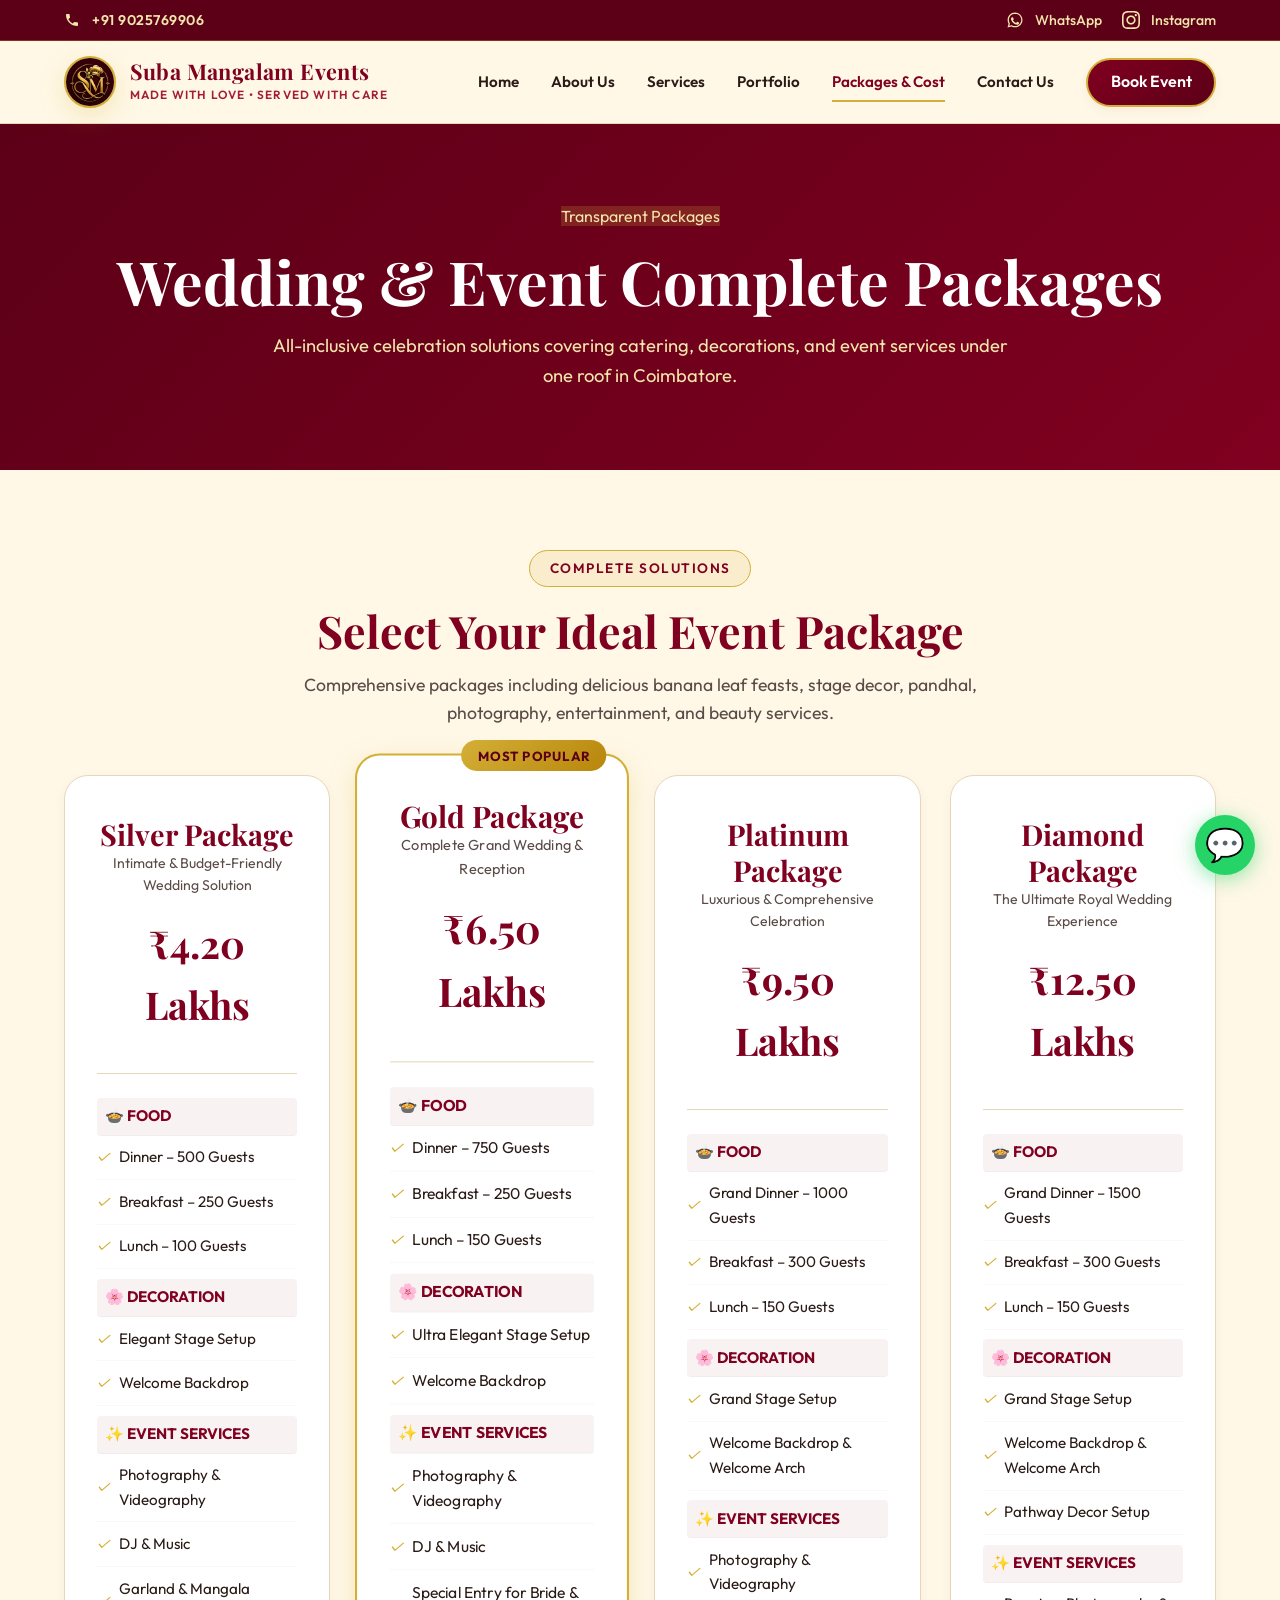
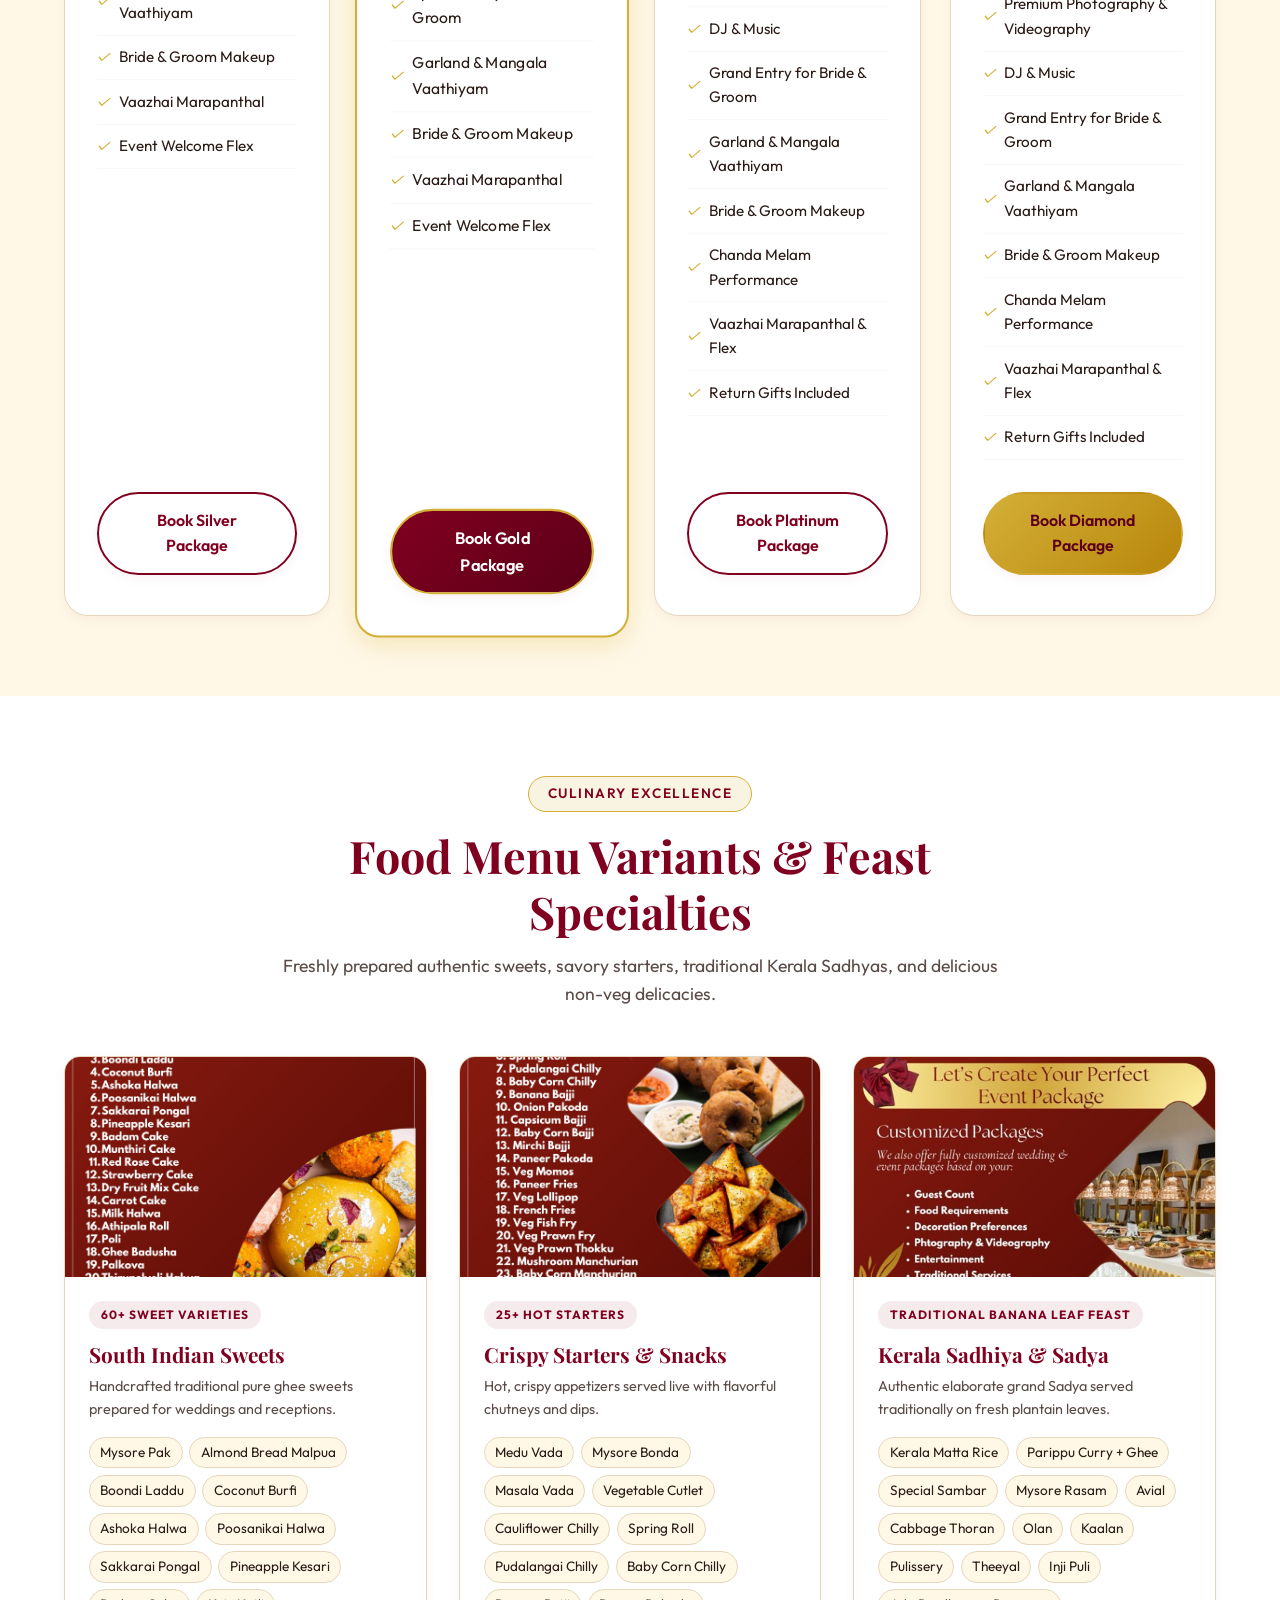
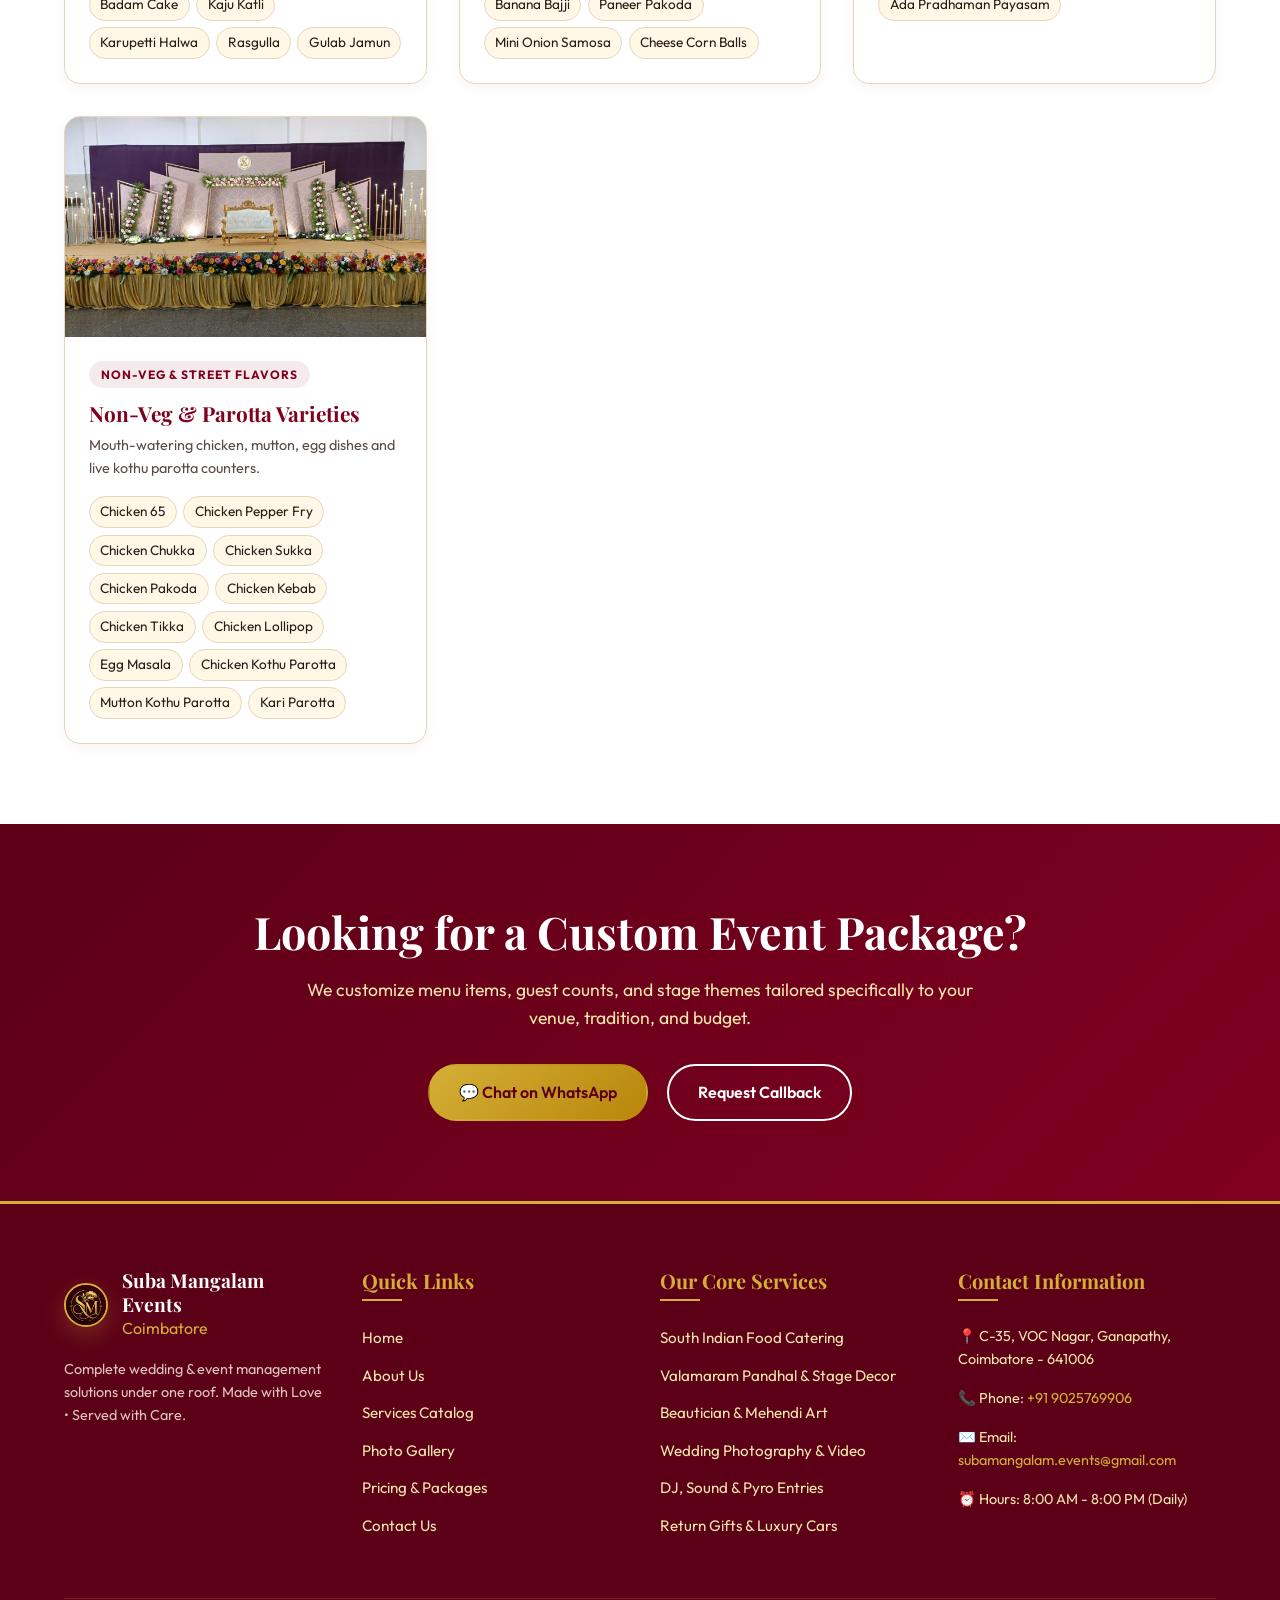
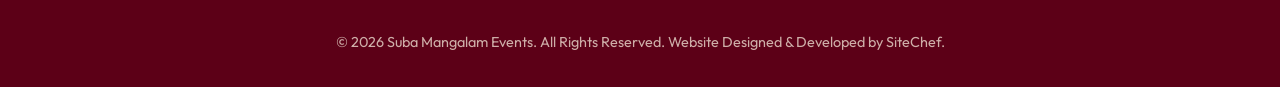
<file: pricing.html>
<!DOCTYPE html>
<html lang="en">
<head>
  <meta charset="UTF-8">
  <meta name="viewport" content="width=device-width, initial-scale=1.0">
  <title>Packages & Pricing | Suba Mangalam Events Coimbatore</title>
  <meta name="description" content="Transparent wedding & event packages in Coimbatore. Silver (₹4.20L), Gold (₹6.50L), Platinum (₹9.50L), and Diamond (₹12.50L) complete packages with food, decor, and services.">
  <link rel="stylesheet" href="css/styles.css">
  <link rel="icon" type="image/png" sizes="32x32" href="images/logo-sm.png?v=2">
  <link rel="icon" type="image/png" sizes="16x16" href="images/logo-sm.png?v=2">
  <link rel="shortcut icon" href="favicon.ico?v=2">
  <link rel="apple-touch-icon" href="images/logo-sm.png?v=2">
</head>
<body>

  <!-- Top Notification Bar -->
  <div class="top-bar">
    <div class="container">
      <div class="top-bar-info">
        <a href="tel:+919025769906" class="top-phone" aria-label="Call Us">
          <svg width="16" height="16" viewBox="0 0 24 24" fill="currentColor" style="vertical-align:middle; margin-right:4px;"><path d="M6.62 10.79a15.053 15.053 0 006.59 6.59l2.2-2.2a1 1 0 011.02-.24c1.12.37 2.33.57 3.57.57a1 1 0 011 1V20a1 1 0 01-1 1A17 17 0 013 4a1 1 0 011-1h3.5a1 1 0 011 1c0 1.25.2 2.45.57 3.57a1 1 0 01-.24 1.02l-2.21 2.2z"/></svg>
          +91 9025769906
        </a>
      </div>
      <div class="top-bar-social">
        <a href="https://wa.me/919025769906" target="_blank" rel="noopener" aria-label="WhatsApp">
          <svg width="18" height="18" viewBox="0 0 24 24" fill="currentColor" style="vertical-align:middle; margin-right:4px;"><path d="M12.04 2c-5.46 0-9.91 4.45-9.91 9.91 0 1.75.46 3.45 1.32 4.95L2.05 22l5.25-1.38c1.45.79 3.08 1.21 4.74 1.21 5.46 0 9.91-4.45 9.91-9.91 0-2.65-1.03-5.14-2.9-7.01A9.816 9.816 0 0012.04 2m.01 1.67c4.54 0 8.24 3.7 8.24 8.24 0 2.2-.86 4.28-2.42 5.83a8.188 8.188 0 01-5.82 2.41c-1.46 0-2.89-.39-4.14-1.13l-.3-.18-3.12.82.83-3.04-.2-.31a8.214 8.214 0 01-1.25-4.4c0-4.54 3.7-8.24 8.24-8.24m4.8 11.66c-.26-.13-1.56-.77-1.8-.86-.24-.09-.42-.13-.6.13-.18.27-.69.86-.85 1.04-.16.18-.31.2-.57.07-.27-.13-1.12-.41-2.14-1.32-.79-.7-1.33-1.57-1.48-1.84-.16-.27-.02-.41.11-.54.12-.12.27-.31.4-.46.13-.16.18-.27.27-.44.09-.18.04-.33-.02-.46-.07-.13-.6-1.45-.82-1.99-.22-.52-.44-.45-.6-.46-.16-.01-.33-.01-.51-.01-.18 0-.47.07-.72.33-.24.27-.94.92-.94 2.24s.96 2.6 1.1 2.78c.13.18 1.89 2.89 4.58 4.05.64.28 1.14.44 1.53.57.64.2 1.23.17 1.7.1.52-.08 1.56-.64 1.78-1.25.22-.61.22-1.14.16-1.25-.07-.11-.25-.18-.51-.31z"/></svg>
          WhatsApp
        </a>
        <a href="https://www.instagram.com/suba.mangalam_events?utm_source=qr" target="_blank" rel="noopener" aria-label="Instagram">
          <svg width="18" height="18" viewBox="0 0 24 24" fill="currentColor" style="vertical-align:middle; margin-right:4px;"><path d="M12 2.163c3.204 0 3.584.012 4.85.07 3.252.148 4.771 1.691 4.919 4.919.058 1.265.069 1.645.069 4.849 0 3.205-.012 3.584-.069 4.849-.149 3.225-1.664 4.771-4.919 4.919-1.266.058-1.644.07-4.85.07-3.204 0-3.584-.012-4.849-.07-3.26-.149-4.771-1.699-4.919-4.92-.058-1.265-.07-1.644-.07-4.849 0-3.204.013-3.583.07-4.849.149-3.227 1.664-4.771 4.919-4.919 1.266-.057 1.645-.069 4.849-.069zm0-2.163c-3.259 0-3.667.014-4.947.072-4.358.2-6.78 2.618-6.98 6.98-.059 1.281-.073 1.689-.073 4.948 0 3.259.014 3.668.072 4.948.2 4.358 2.618 6.78 6.98 6.98 1.281.058 1.689.072 4.948.072 3.259 0 3.668-.014 4.948-.072 4.354-.2 6.782-2.618 6.979-6.98.059-1.28.073-1.689.073-4.948 0-3.259-.014-3.667-.072-4.947-.196-4.354-2.617-6.78-6.979-6.98-1.281-.059-1.69-.073-4.949-.073zm0 5.838c-3.403 0-6.162 2.759-6.162 6.162s2.759 6.163 6.162 6.163 6.162-2.759 6.162-6.163c0-3.403-2.759-6.162-6.162-6.162zm0 10.162c-2.209 0-4-1.79-4-4 0-2.209 1.791-4 4-4s4 1.791 4 4c0 2.21-1.791 4-4 4zm6.406-11.845c-.796 0-1.441.645-1.441 1.44s.645 1.44 1.441 1.44c.795 0 1.439-.645 1.439-1.44s-.644-1.44-1.439-1.44z"/></svg>
          Instagram
        </a>
      </div>
    </div>
  </div>

  <!-- Header -->
  <header class="site-header">
    <div class="container">
      <a href="index.html" class="brand-logo" id="header-logo">
        <img src="images/logo-sm.png" alt="Suba Mangalam Events Logo" class="site-logo">
        <div class="brand-text">
          <h1>Suba Mangalam Events</h1>
          <span class="logo-sub">Made with Love • Served with Care</span>
        </div>
      </a>
      <button class="mobile-toggle" aria-label="Toggle navigation" aria-expanded="false">☰</button>
      <nav class="nav-menu">
        <a href="index.html" class="nav-link">Home</a>
        <a href="about.html" class="nav-link">About Us</a>
        <a href="services.html" class="nav-link">Services</a>
        <a href="gallery.html" class="nav-link">Portfolio</a>
        <a href="pricing.html" class="nav-link active">Packages & Cost</a>
        <a href="contact.html" class="nav-link">Contact Us</a>
        <a href="contact.html" class="btn btn-primary" style="padding:0.6rem 1.4rem;">Book Event</a>
      </nav>
    </div>
  </header>

  <!-- Page Banner -->
  <section class="section-padding" style="background: linear-gradient(135deg, var(--color-primary-dark) 0%, var(--color-primary) 100%); color:#FFFFFF; text-align:center;">
    <div class="container">
      <span class="badge" style="background:rgba(212,175,55,0.2); color:var(--color-secondary-light);">Transparent Packages</span>
      <h1 style="color:#FFFFFF; margin:0.8rem 0;">Wedding & Event Complete Packages</h1>
      <p style="max-width:750px; margin:0 auto; color:var(--color-secondary-light); font-size:1.15rem;">All-inclusive celebration solutions covering catering, decorations, and event services under one roof in Coimbatore.</p>
    </div>
  </section>

  <!-- Package Cards Section -->
  <section class="section-padding" id="event-packages">
    <div class="container">
      <div class="section-title">
        <span class="badge">Complete Solutions</span>
        <h2>Select Your Ideal Event Package</h2>
        <p>Comprehensive packages including delicious banana leaf feasts, stage decor, pandhal, photography, entertainment, and beauty services.</p>
      </div>

      <div class="grid-4">
        <!-- Silver Package -->
        <div class="package-card">
          <div class="package-header">
            <h3>Silver Package</h3>
            <p style="color:var(--color-text-muted); font-size:0.88rem;">Intimate & Budget-Friendly Wedding Solution</p>
            <div class="package-price">₹4.20 Lakhs</div>
          </div>
          <ul class="package-features">
            <li style="font-weight:700; color:var(--color-primary); background:rgba(128,0,32,0.05); padding:0.4rem 0.5rem; border-radius:4px;">🍲 FOOD</li>
            <li><i>✓</i> Dinner – 500 Guests</li>
            <li><i>✓</i> Breakfast – 250 Guests</li>
            <li><i>✓</i> Lunch – 100 Guests</li>
            <li style="font-weight:700; color:var(--color-primary); background:rgba(128,0,32,0.05); padding:0.4rem 0.5rem; border-radius:4px; margin-top:0.6rem;">🌸 DECORATION</li>
            <li><i>✓</i> Elegant Stage Setup</li>
            <li><i>✓</i> Welcome Backdrop</li>
            <li style="font-weight:700; color:var(--color-primary); background:rgba(128,0,32,0.05); padding:0.4rem 0.5rem; border-radius:4px; margin-top:0.6rem;">✨ EVENT SERVICES</li>
            <li><i>✓</i> Photography & Videography</li>
            <li><i>✓</i> DJ & Music</li>
            <li><i>✓</i> Garland & Mangala Vaathiyam</li>
            <li><i>✓</i> Bride & Groom Makeup</li>
            <li><i>✓</i> Vaazhai Marapanthal</li>
            <li><i>✓</i> Event Welcome Flex</li>
          </ul>
          <a href="https://wa.me/919025769906?text=Hello%20Suba%20Mangalam%20Events%2C%20I%20am%20interested%20in%20the%20Silver%20Package%20(4.20%20Lakhs)." target="_blank" rel="noopener" class="btn btn-outline" style="width:100%; margin-top:auto;">Book Silver Package</a>
        </div>

        <!-- Gold Package -->
        <div class="package-card popular">
          <div class="popular-badge">Most Popular</div>
          <div class="package-header">
            <h3 style="color:var(--color-primary);">Gold Package</h3>
            <p style="color:var(--color-text-muted); font-size:0.88rem;">Complete Grand Wedding & Reception</p>
            <div class="package-price" style="color:var(--color-primary);">₹6.50 Lakhs</div>
          </div>
          <ul class="package-features">
            <li style="font-weight:700; color:var(--color-primary); background:rgba(128,0,32,0.05); padding:0.4rem 0.5rem; border-radius:4px;">🍲 FOOD</li>
            <li><i>✓</i> Dinner – 750 Guests</li>
            <li><i>✓</i> Breakfast – 250 Guests</li>
            <li><i>✓</i> Lunch – 150 Guests</li>
            <li style="font-weight:700; color:var(--color-primary); background:rgba(128,0,32,0.05); padding:0.4rem 0.5rem; border-radius:4px; margin-top:0.6rem;">🌸 DECORATION</li>
            <li><i>✓</i> Ultra Elegant Stage Setup</li>
            <li><i>✓</i> Welcome Backdrop</li>
            <li style="font-weight:700; color:var(--color-primary); background:rgba(128,0,32,0.05); padding:0.4rem 0.5rem; border-radius:4px; margin-top:0.6rem;">✨ EVENT SERVICES</li>
            <li><i>✓</i> Photography & Videography</li>
            <li><i>✓</i> DJ & Music</li>
            <li><i>✓</i> Special Entry for Bride & Groom</li>
            <li><i>✓</i> Garland & Mangala Vaathiyam</li>
            <li><i>✓</i> Bride & Groom Makeup</li>
            <li><i>✓</i> Vaazhai Marapanthal</li>
            <li><i>✓</i> Event Welcome Flex</li>
          </ul>
          <a href="https://wa.me/919025769906?text=Hello%20Suba%20Mangalam%20Events%2C%20I%20am%20interested%20in%20the%20Gold%20Package%20(6.50%20Lakhs)." target="_blank" rel="noopener" class="btn btn-primary" style="width:100%; margin-top:auto;">Book Gold Package</a>
        </div>

        <!-- Platinum Package -->
        <div class="package-card">
          <div class="package-header">
            <h3>Platinum Package</h3>
            <p style="color:var(--color-text-muted); font-size:0.88rem;">Luxurious & Comprehensive Celebration</p>
            <div class="package-price">₹9.50 Lakhs</div>
          </div>
          <ul class="package-features">
            <li style="font-weight:700; color:var(--color-primary); background:rgba(128,0,32,0.05); padding:0.4rem 0.5rem; border-radius:4px;">🍲 FOOD</li>
            <li><i>✓</i> Grand Dinner – 1000 Guests</li>
            <li><i>✓</i> Breakfast – 300 Guests</li>
            <li><i>✓</i> Lunch – 150 Guests</li>
            <li style="font-weight:700; color:var(--color-primary); background:rgba(128,0,32,0.05); padding:0.4rem 0.5rem; border-radius:4px; margin-top:0.6rem;">🌸 DECORATION</li>
            <li><i>✓</i> Grand Stage Setup</li>
            <li><i>✓</i> Welcome Backdrop & Welcome Arch</li>
            <li style="font-weight:700; color:var(--color-primary); background:rgba(128,0,32,0.05); padding:0.4rem 0.5rem; border-radius:4px; margin-top:0.6rem;">✨ EVENT SERVICES</li>
            <li><i>✓</i> Photography & Videography</li>
            <li><i>✓</i> DJ & Music</li>
            <li><i>✓</i> Grand Entry for Bride & Groom</li>
            <li><i>✓</i> Garland & Mangala Vaathiyam</li>
            <li><i>✓</i> Bride & Groom Makeup</li>
            <li><i>✓</i> Chanda Melam Performance</li>
            <li><i>✓</i> Vaazhai Marapanthal & Flex</li>
            <li><i>✓</i> Return Gifts Included</li>
          </ul>
          <a href="https://wa.me/919025769906?text=Hello%20Suba%20Mangalam%20Events%2C%20I%20am%20interested%20in%20the%20Platinum%20Package%20(9.50%20Lakhs)." target="_blank" rel="noopener" class="btn btn-outline" style="width:100%; margin-top:auto;">Book Platinum Package</a>
        </div>

        <!-- Diamond Package -->
        <div class="package-card">
          <div class="package-header">
            <h3>Diamond Package</h3>
            <p style="color:var(--color-text-muted); font-size:0.88rem;">The Ultimate Royal Wedding Experience</p>
            <div class="package-price">₹12.50 Lakhs</div>
          </div>
          <ul class="package-features">
            <li style="font-weight:700; color:var(--color-primary); background:rgba(128,0,32,0.05); padding:0.4rem 0.5rem; border-radius:4px;">🍲 FOOD</li>
            <li><i>✓</i> Grand Dinner – 1500 Guests</li>
            <li><i>✓</i> Breakfast – 300 Guests</li>
            <li><i>✓</i> Lunch – 150 Guests</li>
            <li style="font-weight:700; color:var(--color-primary); background:rgba(128,0,32,0.05); padding:0.4rem 0.5rem; border-radius:4px; margin-top:0.6rem;">🌸 DECORATION</li>
            <li><i>✓</i> Grand Stage Setup</li>
            <li><i>✓</i> Welcome Backdrop & Welcome Arch</li>
            <li><i>✓</i> Pathway Decor Setup</li>
            <li style="font-weight:700; color:var(--color-primary); background:rgba(128,0,32,0.05); padding:0.4rem 0.5rem; border-radius:4px; margin-top:0.6rem;">✨ EVENT SERVICES</li>
            <li><i>✓</i> Premium Photography & Videography</li>
            <li><i>✓</i> DJ & Music</li>
            <li><i>✓</i> Grand Entry for Bride & Groom</li>
            <li><i>✓</i> Garland & Mangala Vaathiyam</li>
            <li><i>✓</i> Bride & Groom Makeup</li>
            <li><i>✓</i> Chanda Melam Performance</li>
            <li><i>✓</i> Vaazhai Marapanthal & Flex</li>
            <li><i>✓</i> Return Gifts Included</li>
          </ul>
          <a href="https://wa.me/919025769906?text=Hello%20Suba%20Mangalam%20Events%2C%20I%20am%20interested%20in%20the%20Diamond%20Package%20(12.50%20Lakhs)." target="_blank" rel="noopener" class="btn btn-secondary" style="width:100%; margin-top:auto;">Book Diamond Package</a>
        </div>
      </div>
    </div>
  </section>

  <!-- Food Menu Variants & Sadya Showcase (From Client Menu Sheet2 & Sheet3) -->
  <section class="section-padding" style="background-color: var(--color-bg-light);" id="menu-variants">
    <div class="container">
      <div class="section-title">
        <span class="badge">Culinary Excellence</span>
        <h2>Food Menu Variants & Feast Specialties</h2>
        <p>Freshly prepared authentic sweets, savory starters, traditional Kerala Sadhyas, and delicious non-veg delicacies.</p>
      </div>

      <div class="menu-grid">
        <!-- Sweets Card -->
        <div class="menu-card">
          <div class="menu-card-img">
            <img src="images/sweets-menu.jpg" alt="South Indian Sweets Suba Mangalam Events" loading="lazy">
          </div>
          <div class="menu-card-body">
            <span class="menu-badge">60+ Sweet Varieties</span>
            <h3 style="font-size:1.3rem; margin-bottom:0.5rem;">South Indian Sweets</h3>
            <p style="font-size:0.9rem; color:var(--color-text-muted);">Handcrafted traditional pure ghee sweets prepared for weddings and receptions.</p>
            <div class="menu-list">
              <span class="menu-pill">Mysore Pak</span>
              <span class="menu-pill">Almond Bread Malpua</span>
              <span class="menu-pill">Boondi Laddu</span>
              <span class="menu-pill">Coconut Burfi</span>
              <span class="menu-pill">Ashoka Halwa</span>
              <span class="menu-pill">Poosanikai Halwa</span>
              <span class="menu-pill">Sakkarai Pongal</span>
              <span class="menu-pill">Pineapple Kesari</span>
              <span class="menu-pill">Badam Cake</span>
              <span class="menu-pill">Kaju Katli</span>
              <span class="menu-pill">Karupetti Halwa</span>
              <span class="menu-pill">Rasgulla</span>
              <span class="menu-pill">Gulab Jamun</span>
            </div>
          </div>
        </div>

        <!-- Starters Card -->
        <div class="menu-card">
          <div class="menu-card-img">
            <img src="images/starters-menu.jpg" alt="Savory Starters Suba Mangalam Events" loading="lazy">
          </div>
          <div class="menu-card-body">
            <span class="menu-badge">25+ Hot Starters</span>
            <h3 style="font-size:1.3rem; margin-bottom:0.5rem;">Crispy Starters & Snacks</h3>
            <p style="font-size:0.9rem; color:var(--color-text-muted);">Hot, crispy appetizers served live with flavorful chutneys and dips.</p>
            <div class="menu-list">
              <span class="menu-pill">Medu Vada</span>
              <span class="menu-pill">Mysore Bonda</span>
              <span class="menu-pill">Masala Vada</span>
              <span class="menu-pill">Vegetable Cutlet</span>
              <span class="menu-pill">Cauliflower Chilly</span>
              <span class="menu-pill">Spring Roll</span>
              <span class="menu-pill">Pudalangai Chilly</span>
              <span class="menu-pill">Baby Corn Chilly</span>
              <span class="menu-pill">Banana Bajji</span>
              <span class="menu-pill">Paneer Pakoda</span>
              <span class="menu-pill">Mini Onion Samosa</span>
              <span class="menu-pill">Cheese Corn Balls</span>
            </div>
          </div>
        </div>

        <!-- Kerala Sadya Card -->
        <div class="menu-card">
          <div class="menu-card-img">
            <img src="images/pillar-food.jpg" alt="Traditional Kerala Sadhiya Suba Mangalam Events" loading="lazy">
          </div>
          <div class="menu-card-body">
            <span class="menu-badge">Traditional Banana Leaf Feast</span>
            <h3 style="font-size:1.3rem; margin-bottom:0.5rem;">Kerala Sadhiya & Sadya</h3>
            <p style="font-size:0.9rem; color:var(--color-text-muted);">Authentic elaborate grand Sadya served traditionally on fresh plantain leaves.</p>
            <div class="menu-list">
              <span class="menu-pill">Kerala Matta Rice</span>
              <span class="menu-pill">Parippu Curry + Ghee</span>
              <span class="menu-pill">Special Sambar</span>
              <span class="menu-pill">Mysore Rasam</span>
              <span class="menu-pill">Avial</span>
              <span class="menu-pill">Cabbage Thoran</span>
              <span class="menu-pill">Olan</span>
              <span class="menu-pill">Kaalan</span>
              <span class="menu-pill">Pulissery</span>
              <span class="menu-pill">Theeyal</span>
              <span class="menu-pill">Inji Puli</span>
              <span class="menu-pill">Ada Pradhaman Payasam</span>
            </div>
          </div>
        </div>

        <!-- Non-Veg & Parotta Card -->
        <div class="menu-card">
          <div class="menu-card-img">
            <img src="images/stage-decor-grand.jpg" alt="Non-Veg Varieties & Parotta" loading="lazy">
          </div>
          <div class="menu-card-body">
            <span class="menu-badge">Non-Veg & Street Flavors</span>
            <h3 style="font-size:1.3rem; margin-bottom:0.5rem;">Non-Veg & Parotta Varieties</h3>
            <p style="font-size:0.9rem; color:var(--color-text-muted);">Mouth-watering chicken, mutton, egg dishes and live kothu parotta counters.</p>
            <div class="menu-list">
              <span class="menu-pill">Chicken 65</span>
              <span class="menu-pill">Chicken Pepper Fry</span>
              <span class="menu-pill">Chicken Chukka</span>
              <span class="menu-pill">Chicken Sukka</span>
              <span class="menu-pill">Chicken Pakoda</span>
              <span class="menu-pill">Chicken Kebab</span>
              <span class="menu-pill">Chicken Tikka</span>
              <span class="menu-pill">Chicken Lollipop</span>
              <span class="menu-pill">Egg Masala</span>
              <span class="menu-pill">Chicken Kothu Parotta</span>
              <span class="menu-pill">Mutton Kothu Parotta</span>
              <span class="menu-pill">Kari Parotta</span>
            </div>
          </div>
        </div>
      </div>
    </div>
  </section>

  <!-- Custom Package CTA Banner -->
  <section class="section-padding" style="background: linear-gradient(135deg, var(--color-primary-dark) 0%, var(--color-primary) 100%); color:#FFFFFF; text-align:center;">
    <div class="container">
      <h2 style="color:#FFFFFF; margin-bottom:1rem;">Looking for a Custom Event Package?</h2>
      <p style="max-width:700px; margin:0 auto 2rem auto; color:var(--color-secondary-light); font-size:1.1rem;">We customize menu items, guest counts, and stage themes tailored specifically to your venue, tradition, and budget.</p>
      <div style="display:flex; justify-content:center; gap:1.2rem; flex-wrap:wrap;">
        <a href="https://wa.me/919025769906?text=Hello%20Suba%20Mangalam%20Events%2C%20I%20would%20like%20to%20get%20a%20customized%20event%20package%20quote." target="_blank" rel="noopener" class="btn btn-secondary">💬 Chat on WhatsApp</a>
        <a href="contact.html" class="btn btn-outline" style="color:#FFF; border-color:#FFF;">Request Callback</a>
      </div>
    </div>
  </section>

  <!-- Footer -->
  <footer class="site-footer">
    <div class="container">
      <div class="footer-grid">
        <div class="footer-col">
          <div class="brand-logo" style="margin-bottom:1rem;">
            <img src="images/logo-sm.png" alt="Suba Mangalam Events Logo" class="site-logo" style="width:44px; height:44px;">
            <div class="brand-text">
              <h3 style="color:#FFF; font-size:1.2rem;">Suba Mangalam Events</h3>
              <span style="color:var(--color-secondary);">Coimbatore</span>
            </div>
          </div>
          <p style="font-size:0.9rem; color:rgba(255,248,231,0.8);">Complete wedding & event management solutions under one roof. Made with Love • Served with Care.</p>
        </div>

        <div class="footer-col">
          <h4>Quick Links</h4>
          <ul class="footer-links">
            <li><a href="index.html">Home</a></li>
            <li><a href="about.html">About Us</a></li>
            <li><a href="services.html">Services Catalog</a></li>
            <li><a href="gallery.html">Photo Gallery</a></li>
            <li><a href="pricing.html">Pricing & Packages</a></li>
            <li><a href="contact.html">Contact Us</a></li>
          </ul>
        </div>

        <div class="footer-col">
          <h4>Our Core Services</h4>
          <ul class="footer-links">
            <li><a href="services.html#catering">South Indian Food Catering</a></li>
            <li><a href="services.html#decor">Valamaram Pandhal & Stage Decor</a></li>
            <li><a href="services.html#bridal">Beautician & Mehendi Art</a></li>
            <li><a href="services.html#photography">Wedding Photography & Video</a></li>
            <li><a href="services.html#entertainment">DJ, Sound & Pyro Entries</a></li>
            <li><a href="services.html#luxury">Return Gifts & Luxury Cars</a></li>
          </ul>
        </div>

        <div class="footer-col">
          <h4>Contact Information</h4>
          <p style="font-size:0.9rem;">📍 C-35, VOC Nagar, Ganapathy, Coimbatore - 641006</p>
          <p style="font-size:0.9rem;">📞 Phone: <a href="tel:9025769906" style="color:var(--color-secondary);">+91 9025769906</a></p>
          <p style="font-size:0.9rem;">✉️ Email: <a href="mailto:subamangalam.events@gmail.com" style="color:var(--color-secondary);">subamangalam.events@gmail.com</a></p>
          <p style="font-size:0.9rem;">⏰ Hours: 8:00 AM - 8:00 PM (Daily)</p>
        </div>
      </div>

      <div class="footer-bottom">
        &copy; 2026 Suba Mangalam Events. All Rights Reserved. Website Designed & Developed by SiteChef.
      </div>
    </div>
  </footer>

  <a href="https://wa.me/919025769906?text=Hello%20Suba%20Mangalam%20Events%2C%20I%20am%20interested%20in%20discussing%20event%20package%20pricing." target="_blank" rel="noopener" class="whatsapp-float" aria-label="Chat on WhatsApp">💬</a>

  <script src="js/main.js"></script>
</body>
</html>
</file>
<file: css/styles.css>
/* Suba Mangalam Events — Premium Design System & Styles */

@import url('https://fonts.googleapis.com/css2?family=Cormorant+Garamond:ital,wght@0,500;0,600;0,700;1,600&family=Outfit:wght@300;400;500;600;700&family=Playfair+Display:ital,wght@0,600;0,700;0,800;1,600&display=swap');

:root {
  --color-primary: #800020;        /* Deep Royal Maroon */
  --color-primary-dark: #5c0017;   /* Darker Maroon */
  --color-primary-light: #a31c38;  /* Light Maroon */
  --color-secondary: #D4AF37;      /* Radiant Gold */
  --color-secondary-light: #f3e5ab;/* Pale Gold */
  --color-accent: #B8860B;         /* Dark Goldenrod */
  --color-bg: #FFF8E7;             /* Traditional Cream */
  --color-bg-light: #FFFFFF;       /* Pure White Surface */
  --color-card-bg: #FFFFFF;        /* Card Surface */
  --color-text: #2B1B17;           /* Obsidian Deep Brown */
  --color-text-muted: #5a4b47;     /* Muted Brown */
  --color-border: #e6d7bc;         /* Soft Gold Border */
  
  --font-heading: 'Playfair Display', 'Cormorant Garamond', serif;
  --font-body: 'Outfit', sans-serif;

  --shadow-sm: 0 4px 12px rgba(128, 0, 32, 0.05);
  --shadow-md: 0 8px 24px rgba(128, 0, 32, 0.1);
  --shadow-lg: 0 16px 40px rgba(128, 0, 32, 0.15);
  --shadow-gold: 0 8px 25px rgba(212, 175, 55, 0.25);

  --radius-sm: 8px;
  --radius-md: 16px;
  --radius-lg: 24px;
  --radius-full: 9999px;

  --transition: all 0.3s cubic-bezier(0.25, 0.8, 0.25, 1);
}

/* Reset & Base */
*, *::before, *::after {
  box-sizing: border-box;
  margin: 0;
  padding: 0;
}

html {
  scroll-behavior: smooth;
  font-size: 16px;
}

body {
  font-family: var(--font-body);
  background-color: var(--color-bg);
  color: var(--color-text);
  line-height: 1.6;
  overflow-x: hidden;
}

/* Typography */
h1, h2, h3, h4, h5, h6 {
  font-family: var(--font-heading);
  color: var(--color-primary);
  font-weight: 700;
  line-height: 1.25;
}

h1 { font-size: clamp(2.2rem, 5vw, 3.8rem); }
h2 { font-size: clamp(1.8rem, 3.5vw, 2.8rem); }
h3 { font-size: clamp(1.3rem, 2.5vw, 1.8rem); }

p {
  margin-bottom: 1rem;
}

a {
  color: var(--color-primary);
  text-decoration: none;
  transition: var(--transition);
}

a:hover {
  color: var(--color-accent);
}

ul {
  list-style: none;
}

img {
  max-width: 100%;
  height: auto;
  display: block;
}

/* Utilities */
.container {
  width: 100%;
  max-width: 1200px;
  margin: 0 auto;
  padding: 0 1.5rem;
}

.text-center { text-align: center; }
.text-gold { color: var(--color-secondary); }
.text-maroon { color: var(--color-primary); }

.section-padding {
  padding: 5rem 0;
}

@media (max-width: 768px) {
  .section-padding { padding: 3rem 0; }
}

.section-title {
  text-align: center;
  max-width: 750px;
  margin: 0 auto 3rem auto;
}

.section-title .badge {
  display: inline-block;
  padding: 0.4rem 1.2rem;
  background: rgba(212, 175, 55, 0.15);
  color: var(--color-primary);
  border: 1px solid var(--color-secondary);
  border-radius: var(--radius-full);
  font-weight: 600;
  font-size: 0.85rem;
  text-transform: uppercase;
  letter-spacing: 1.5px;
  margin-bottom: 1rem;
}

.section-title h2 {
  margin-bottom: 0.75rem;
}

.section-title p {
  color: var(--color-text-muted);
  font-size: 1.1rem;
}

/* Buttons */
.btn {
  display: inline-flex;
  align-items: center;
  justify-content: center;
  gap: 0.6rem;
  padding: 0.85rem 1.8rem;
  font-family: var(--font-body);
  font-size: 1rem;
  font-weight: 600;
  border-radius: var(--radius-full);
  cursor: pointer;
  border: 2px solid transparent;
  transition: var(--transition);
  box-shadow: var(--shadow-sm);
  text-align: center;
}

.btn-primary {
  background: linear-gradient(135deg, var(--color-primary) 0%, var(--color-primary-dark) 100%);
  color: #FFFFFF;
  border-color: var(--color-secondary);
}

.btn-primary:hover {
  background: linear-gradient(135deg, var(--color-primary-light) 0%, var(--color-primary) 100%);
  color: #FFFFFF;
  box-shadow: var(--shadow-gold);
  transform: translateY(-2px);
}

.btn-secondary {
  background: linear-gradient(135deg, var(--color-secondary) 0%, var(--color-accent) 100%);
  color: var(--color-primary-dark);
}

.btn-secondary:hover {
  background: linear-gradient(135deg, #E5C158 0%, var(--color-secondary) 100%);
  transform: translateY(-2px);
  box-shadow: var(--shadow-gold);
}

.btn-outline {
  background: transparent;
  color: var(--color-primary);
  border-color: var(--color-primary);
}

.btn-outline:hover {
  background: var(--color-primary);
  color: #FFFFFF;
}

/* Top Notification Bar */
.top-bar {
  background-color: var(--color-primary-dark);
  color: var(--color-secondary-light);
  font-size: 0.88rem;
  padding: 0.55rem 0;
  border-bottom: 1px solid rgba(212, 175, 55, 0.3);
}

.top-bar .container {
  display: flex;
  justify-content: space-between;
  align-items: center;
  flex-wrap: wrap;
  gap: 1rem;
}

.top-bar-info {
  display: flex;
  align-items: center;
}

.top-bar-info .top-phone {
  display: inline-flex;
  align-items: center;
  gap: 0.5rem;
  color: var(--color-secondary-light);
  font-weight: 600;
  letter-spacing: 0.5px;
  text-decoration: none;
  transition: var(--transition);
}

.top-bar-info .top-phone:hover {
  color: var(--color-secondary);
}

.top-bar-social {
  display: flex;
  align-items: center;
  gap: 1.25rem;
}

.top-bar-social a {
  display: inline-flex;
  align-items: center;
  gap: 0.45rem;
  color: var(--color-secondary-light);
  font-size: 0.88rem;
  font-weight: 500;
  text-decoration: none;
  transition: var(--transition);
}

.top-bar-social a svg {
  transition: transform 0.2s ease;
}

.top-bar-social a:hover {
  color: var(--color-secondary);
}

.top-bar-social a:hover svg {
  transform: scale(1.15);
}

/* Header & Navigation */
.site-header {
  position: sticky;
  top: 0;
  z-index: 1000;
  background-color: rgba(255, 248, 231, 0.96);
  backdrop-filter: blur(12px);
  border-bottom: 1px solid var(--color-border);
  box-shadow: var(--shadow-sm);
  transition: var(--transition);
}

.site-header .container {
  display: flex;
  align-items: center;
  justify-content: space-between;
  height: 82px;
}

.brand-logo {
  display: flex;
  align-items: center;
  gap: 0.85rem;
  text-decoration: none;
}

.site-logo {
  width: 52px;
  height: 52px;
  border-radius: 50%;
  object-fit: cover;
  border: 2px solid var(--color-secondary);
  box-shadow: var(--shadow-gold);
  background-color: var(--color-primary);
  flex-shrink: 0;
  transition: transform 0.3s ease;
}

.brand-logo:hover .site-logo {
  transform: rotate(4deg) scale(1.04);
}

.logo-icon {
  width: 52px;
  height: 52px;
  background-image: url('../images/logo-sm.png');
  background-size: cover;
  background-position: center;
  border: 2px solid var(--color-secondary);
  border-radius: 50%;
  display: flex;
  align-items: center;
  justify-content: center;
  color: transparent;
  overflow: hidden;
  box-shadow: var(--shadow-gold);
}

.brand-text h1 {
  font-size: 1.35rem;
  margin: 0;
  color: var(--color-primary);
  line-height: 1.15;
  letter-spacing: 0.4px;
}

.brand-text .logo-sub {
  font-size: 0.74rem;
  color: var(--color-primary-light);
  font-family: var(--font-body);
  font-weight: 600;
  text-transform: uppercase;
  letter-spacing: 1.2px;
  display: block;
  margin-top: 2px;
}

.nav-menu {
  display: flex;
  align-items: center;
  gap: 2rem;
}

.nav-link {
  font-weight: 600;
  color: var(--color-text);
  padding: 0.5rem 0;
  position: relative;
  font-size: 0.95rem;
}

.nav-link::after {
  content: '';
  position: absolute;
  bottom: 0;
  left: 0;
  width: 0%;
  height: 2px;
  background-color: var(--color-secondary);
  transition: var(--transition);
}

.nav-link:hover::after,
.nav-link.active::after {
  width: 100%;
}

.nav-link.active {
  color: var(--color-primary);
}

.mobile-toggle {
  display: none;
  background: none;
  border: none;
  font-size: 1.8rem;
  color: var(--color-primary);
  cursor: pointer;
}

/* Mobile Nav Drawer */
@media (max-width: 992px) {
  .mobile-toggle {
    display: block;
  }

  .nav-menu {
    position: fixed;
    top: 80px;
    right: -100%;
    width: 280px;
    height: calc(100vh - 80px);
    background-color: var(--color-bg-light);
    flex-direction: column;
    align-items: flex-start;
    padding: 2rem;
    gap: 1.5rem;
    box-shadow: var(--shadow-lg);
    border-left: 1px solid var(--color-border);
    transition: var(--transition);
  }

  .nav-menu.active {
    right: 0;
  }
}

/* Hero Section */
.hero {
  position: relative;
  min-height: 85vh;
  display: flex;
  align-items: center;
  background: linear-gradient(rgba(43, 27, 23, 0.72), rgba(128, 0, 32, 0.78)),
              url('../images/hero-bg.jpg') center/cover no-repeat;
  color: #FFFFFF;
  text-align: center;
  padding: 4rem 0;
}

.hero-content {
  max-width: 880px;
  margin: 0 auto;
  position: relative;
  z-index: 2;
}

.hero-tag {
  display: inline-block;
  padding: 0.5rem 1.5rem;
  background: rgba(212, 175, 55, 0.25);
  border: 1px solid var(--color-secondary);
  color: var(--color-secondary-light);
  border-radius: var(--radius-full);
  font-weight: 600;
  letter-spacing: 2px;
  text-transform: uppercase;
  margin-bottom: 1.5rem;
  font-size: 0.9rem;
}

.hero h1 {
  color: #FFFFFF;
  text-shadow: 0 4px 15px rgba(0, 0, 0, 0.4);
  margin-bottom: 1.5rem;
}

.hero p {
  font-size: clamp(1.1rem, 2vw, 1.35rem);
  color: var(--color-secondary-light);
  margin-bottom: 2.5rem;
  line-height: 1.7;
}

.hero-btns {
  display: flex;
  gap: 1.2rem;
  justify-content: center;
  flex-wrap: wrap;
}

/* Feature Cards / Grid */
.grid-3 {
  display: grid;
  grid-template-columns: repeat(auto-fit, minmax(320px, 1fr));
  gap: 2rem;
}

.grid-4 {
  display: grid;
  grid-template-columns: repeat(auto-fit, minmax(260px, 1fr));
  gap: 1.8rem;
}

.card {
  background-color: var(--color-card-bg);
  border: 1px solid var(--color-border);
  border-radius: var(--radius-md);
  padding: 2rem;
  box-shadow: var(--shadow-sm);
  transition: var(--transition);
  position: relative;
  overflow: hidden;
}

.card:hover {
  transform: translateY(-6px);
  box-shadow: var(--shadow-md);
  border-color: var(--color-secondary);
}

.card-media {
  width: 100%;
  height: 180px;
  border-radius: var(--radius-sm);
  overflow: hidden;
  margin-bottom: 1.25rem;
  border: 1px solid var(--color-border);
  background-color: var(--color-bg);
}

.card-media img {
  width: 100%;
  height: 100%;
  object-fit: cover;
  transition: transform 0.5s ease;
}

.card:hover .card-media img {
  transform: scale(1.06);
}

.card-icon {
  width: 60px;
  height: 60px;
  background: rgba(128, 0, 32, 0.08);
  border-radius: 50%;
  display: flex;
  align-items: center;
  justify-content: center;
  font-size: 1.8rem;
  color: var(--color-primary);
  margin-bottom: 1.2rem;
  border: 1px solid var(--color-secondary-light);
}

.card h3 {
  margin-bottom: 0.75rem;
}

.card p {
  color: var(--color-text-muted);
  font-size: 0.98rem;
}

/* Service Detail Cards with Images */
.service-card {
  background: var(--color-card-bg);
  border-radius: var(--radius-md);
  overflow: hidden;
  border: 1px solid var(--color-border);
  box-shadow: var(--shadow-sm);
  transition: var(--transition);
}

.service-card:hover {
  transform: translateY(-6px);
  box-shadow: var(--shadow-lg);
  border-color: var(--color-secondary);
}

.service-img {
  height: 220px;
  overflow: hidden;
  position: relative;
}

.service-img img {
  width: 100%;
  height: 100%;
  object-fit: cover;
  transition: transform 0.5s ease;
}

.service-card:hover .service-img img {
  transform: scale(1.08);
}

.service-body {
  padding: 1.8rem;
}

.service-body h3 {
  margin-bottom: 0.75rem;
}

.service-features {
  margin: 1rem 0;
}

.service-features li {
  font-size: 0.9rem;
  color: var(--color-text-muted);
  padding: 0.25rem 0;
  display: flex;
  align-items: center;
  gap: 0.5rem;
}

.service-features li::before {
  content: '✓';
  color: var(--color-secondary);
  font-weight: bold;
}

/* Event Estimator Tool Widget */
.calculator-box {
  background: linear-gradient(135deg, var(--color-primary-dark) 0%, var(--color-primary) 100%);
  color: #FFFFFF;
  border-radius: var(--radius-lg);
  padding: 3rem;
  border: 2px solid var(--color-secondary);
  box-shadow: var(--shadow-lg);
}

.calculator-box h2, .calculator-box h3 {
  color: var(--color-secondary);
}

.calc-grid {
  display: grid;
  grid-template-columns: repeat(auto-fit, minmax(240px, 1fr));
  gap: 1.5rem;
  margin: 2rem 0;
}

.calc-group label {
  display: block;
  font-weight: 600;
  margin-bottom: 0.5rem;
  color: var(--color-secondary-light);
}

.calc-group select,
.calc-group input {
  width: 100%;
  padding: 0.8rem 1rem;
  border-radius: var(--radius-sm);
  border: 1px solid var(--color-secondary);
  background-color: rgba(255, 255, 255, 0.95);
  color: var(--color-text);
  font-family: var(--font-body);
  font-size: 1rem;
}

.calc-result {
  background: rgba(0, 0, 0, 0.25);
  padding: 1.5rem;
  border-radius: var(--radius-md);
  border: 1px dashed var(--color-secondary);
  text-align: center;
  margin-top: 2rem;
}

.calc-price {
  font-size: 2.2rem;
  font-family: var(--font-heading);
  color: var(--color-secondary);
  font-weight: bold;
}

/* Pricing Package Tiers */
.package-card {
  background: #FFFFFF;
  border-radius: var(--radius-lg);
  border: 1px solid var(--color-border);
  padding: 2.5rem 2rem;
  position: relative;
  box-shadow: var(--shadow-sm);
  transition: var(--transition);
  display: flex;
  flex-direction: column;
}

.package-card.popular {
  border: 2px solid var(--color-secondary);
  box-shadow: var(--shadow-gold);
  transform: scale(1.03);
}

.popular-badge {
  position: absolute;
  top: -15px;
  right: 20px;
  background: linear-gradient(135deg, var(--color-secondary) 0%, var(--color-accent) 100%);
  color: var(--color-primary-dark);
  font-weight: 700;
  font-size: 0.8rem;
  padding: 0.3rem 1rem;
  border-radius: var(--radius-full);
  text-transform: uppercase;
  letter-spacing: 1px;
}

.package-header {
  text-align: center;
  padding-bottom: 1.5rem;
  border-bottom: 1px solid var(--color-border);
  margin-bottom: 1.5rem;
}

.package-price {
  font-size: 2.4rem;
  font-family: var(--font-heading);
  color: var(--color-primary);
  font-weight: bold;
  margin: 0.8rem 0;
}

.package-features {
  flex-grow: 1;
  margin-bottom: 2rem;
}

.package-features li {
  padding: 0.6rem 0;
  border-bottom: 1px inset rgba(0,0,0,0.04);
  display: flex;
  align-items: center;
  gap: 0.6rem;
  font-size: 0.95rem;
}

.package-features li i {
  color: var(--color-secondary);
}

/* Gallery & Filters */
.filter-tabs {
  display: flex;
  justify-content: center;
  gap: 1rem;
  flex-wrap: wrap;
  margin-bottom: 2.5rem;
}

.filter-btn {
  padding: 0.6rem 1.4rem;
  background: var(--color-card-bg);
  border: 1px solid var(--color-border);
  border-radius: var(--radius-full);
  font-weight: 600;
  color: var(--color-text);
  cursor: pointer;
  transition: var(--transition);
}

.filter-btn:hover,
.filter-btn.active {
  background-color: var(--color-primary);
  color: #FFFFFF;
  border-color: var(--color-primary);
}

.gallery-grid {
  display: grid;
  grid-template-columns: repeat(auto-fill, minmax(280px, 1fr));
  gap: 1.5rem;
}

.gallery-item {
  position: relative;
  border-radius: var(--radius-md);
  overflow: hidden;
  height: 260px;
  box-shadow: var(--shadow-sm);
  cursor: pointer;
}

.gallery-item img {
  width: 100%;
  height: 100%;
  object-fit: cover;
  transition: transform 0.5s ease;
}

.gallery-overlay {
  position: absolute;
  inset: 0;
  background: linear-gradient(to top, rgba(128, 0, 32, 0.9), transparent 70%);
  display: flex;
  flex-direction: column;
  justify-content: flex-end;
  padding: 1.5rem;
  color: #FFFFFF;
  opacity: 0;
  transition: var(--transition);
}

.gallery-item:hover img {
  transform: scale(1.1);
}

.gallery-item:hover .gallery-overlay {
  opacity: 1;
}

.gallery-overlay h4 {
  color: var(--color-secondary);
}

/* Testimonial Slider */
.testimonial-card {
  background: var(--color-card-bg);
  padding: 2.5rem;
  border-radius: var(--radius-md);
  border: 1px solid var(--color-border);
  position: relative;
  box-shadow: var(--shadow-sm);
}

.testimonial-card::before {
  content: '“';
  font-family: var(--font-heading);
  font-size: 5rem;
  color: rgba(212, 175, 55, 0.3);
  position: absolute;
  top: 10px;
  left: 20px;
  line-height: 1;
}

.testimonial-text {
  font-style: italic;
  font-size: 1.05rem;
  margin-bottom: 1.5rem;
  position: relative;
  z-index: 1;
}

.client-meta {
  display: flex;
  align-items: center;
  gap: 1rem;
}

.client-avatar {
  width: 50px;
  height: 50px;
  border-radius: 50%;
  background: var(--color-secondary-light);
  border: 2px solid var(--color-secondary);
  display: flex;
  align-items: center;
  justify-content: center;
  font-weight: bold;
  color: var(--color-primary);
}

.stars {
  color: var(--color-secondary);
  font-size: 0.9rem;
}

/* Video Testimonial Cards */
.video-card {
  background: var(--color-card-bg);
  border-radius: var(--radius-md);
  border: 1px solid var(--color-border);
  overflow: hidden;
  box-shadow: var(--shadow-sm);
  transition: var(--transition);
  display: flex;
  flex-direction: column;
}

.video-card:hover {
  transform: translateY(-6px);
  box-shadow: var(--shadow-md);
  border-color: var(--color-secondary);
}

.video-wrapper {
  position: relative;
  width: 100%;
  background: #000;
  aspect-ratio: 9 / 14;
  overflow: hidden;
}

.video-wrapper video {
  width: 100%;
  height: 100%;
  object-fit: cover;
  display: block;
}

.video-body {
  padding: 1.5rem;
  flex-grow: 1;
  display: flex;
  flex-direction: column;
  justify-content: space-between;
}

.video-title {
  font-size: 1.15rem;
  color: var(--color-primary);
  margin-bottom: 0.5rem;
  font-family: var(--font-heading);
}

.video-desc {
  font-size: 0.92rem;
  color: var(--color-text-muted);
  margin-bottom: 1rem;
}

/* Menu Variants Section Styles */
.menu-grid {
  display: grid;
  grid-template-columns: repeat(auto-fit, minmax(280px, 1fr));
  gap: 2rem;
  margin-top: 2rem;
}

.menu-card {
  background: var(--color-card-bg);
  border-radius: var(--radius-md);
  border: 1px solid var(--color-border);
  overflow: hidden;
  box-shadow: var(--shadow-sm);
  transition: var(--transition);
}

.menu-card:hover {
  box-shadow: var(--shadow-md);
  border-color: var(--color-secondary);
  transform: translateY(-4px);
}

.menu-card-img {
  height: 220px;
  width: 100%;
  overflow: hidden;
}

.menu-card-img img {
  width: 100%;
  height: 100%;
  object-fit: cover;
  transition: transform 0.4s ease;
}

.menu-card:hover .menu-card-img img {
  transform: scale(1.05);
}

.menu-card-body {
  padding: 1.5rem;
}

.menu-badge {
  display: inline-block;
  padding: 0.25rem 0.75rem;
  background: rgba(128, 0, 32, 0.08);
  color: var(--color-primary);
  border-radius: var(--radius-full);
  font-size: 0.75rem;
  font-weight: 700;
  text-transform: uppercase;
  letter-spacing: 1px;
  margin-bottom: 0.75rem;
}

.menu-list {
  display: flex;
  flex-wrap: wrap;
  gap: 0.4rem;
  margin-top: 0.8rem;
}

.menu-pill {
  background: var(--color-bg);
  border: 1px solid var(--color-border);
  color: var(--color-text);
  padding: 0.25rem 0.65rem;
  border-radius: var(--radius-full);
  font-size: 0.85rem;
}

/* FAQ Accordion */
.accordion {
  max-width: 800px;
  margin: 0 auto;
}

.accordion-item {
  background-color: var(--color-card-bg);
  border: 1px solid var(--color-border);
  border-radius: var(--radius-md);
  margin-bottom: 1rem;
  overflow: hidden;
}

.accordion-header {
  width: 100%;
  padding: 1.25rem 1.5rem;
  background: none;
  border: none;
  text-align: left;
  font-family: var(--font-heading);
  font-size: 1.15rem;
  font-weight: 700;
  color: var(--color-primary);
  display: flex;
  justify-content: space-between;
  align-items: center;
  cursor: pointer;
  transition: var(--transition);
}

.accordion-header:hover {
  background-color: rgba(212, 175, 55, 0.08);
}

.accordion-icon {
  font-size: 1.3rem;
  transition: transform 0.3s ease;
}

.accordion-item.active .accordion-icon {
  transform: rotate(45deg);
}

.accordion-body {
  max-height: 0;
  overflow: hidden;
  transition: max-height 0.3s ease, padding 0.3s ease;
  padding: 0 1.5rem;
  color: var(--color-text-muted);
}

.accordion-item.active .accordion-body {
  max-height: 300px;
  padding: 0 1.5rem 1.5rem 1.5rem;
}

/* Forms */
.form-group {
  margin-bottom: 1.5rem;
}

.form-group label {
  display: block;
  font-weight: 600;
  margin-bottom: 0.5rem;
  color: var(--color-text);
}

.form-control {
  width: 100%;
  padding: 0.85rem 1.2rem;
  font-family: var(--font-body);
  font-size: 1rem;
  border: 1px solid var(--color-border);
  border-radius: var(--radius-sm);
  background-color: var(--color-card-bg);
  transition: var(--transition);
}

.form-control:focus {
  outline: none;
  border-color: var(--color-primary);
  box-shadow: 0 0 0 3px rgba(128, 0, 32, 0.15);
}

textarea.form-control {
  resize: vertical;
  min-height: 120px;
}

/* Footer */
.site-footer {
  background-color: var(--color-primary-dark);
  color: var(--color-secondary-light);
  padding: 4rem 0 2rem 0;
  border-top: 3px solid var(--color-secondary);
}

.footer-grid {
  display: grid;
  grid-template-columns: repeat(auto-fit, minmax(220px, 1fr));
  gap: 2.5rem;
  margin-bottom: 3rem;
}

.footer-col h4 {
  color: var(--color-secondary);
  font-size: 1.25rem;
  margin-bottom: 1.5rem;
  position: relative;
  padding-bottom: 0.5rem;
}

.footer-col h4::after {
  content: '';
  position: absolute;
  bottom: 0;
  left: 0;
  width: 40px;
  height: 2px;
  background-color: var(--color-secondary);
}

.footer-links li {
  margin-bottom: 0.75rem;
}

.footer-links a {
  color: var(--color-secondary-light);
  font-size: 0.95rem;
}

.footer-links a:hover {
  color: var(--color-secondary);
  padding-left: 5px;
}

.footer-bottom {
  text-align: center;
  padding-top: 2rem;
  border-top: 1px solid rgba(212, 175, 55, 0.2);
  font-size: 0.9rem;
  color: rgba(255, 248, 231, 0.7);
}

/* Floating WhatsApp Button */
.whatsapp-float {
  position: fixed;
  bottom: 25px;
  right: 25px;
  width: 60px;
  height: 60px;
  background-color: #25D366;
  color: #FFFFFF;
  border-radius: 50%;
  display: flex;
  align-items: center;
  justify-content: center;
  font-size: 2rem;
  box-shadow: 0 4px 20px rgba(37, 211, 102, 0.5);
  z-index: 999;
  transition: var(--transition);
}

.whatsapp-float:hover {
  transform: scale(1.1);
  color: #FFFFFF;
}

/* Responsive tweaks */
@media (max-width: 768px) {
  .top-bar-info {
    font-size: 0.8rem;
    gap: 0.8rem;
  }
  .hero-btns {
    flex-direction: column;
  }
  .btn {
    width: 100%;
  }
}
</file>
